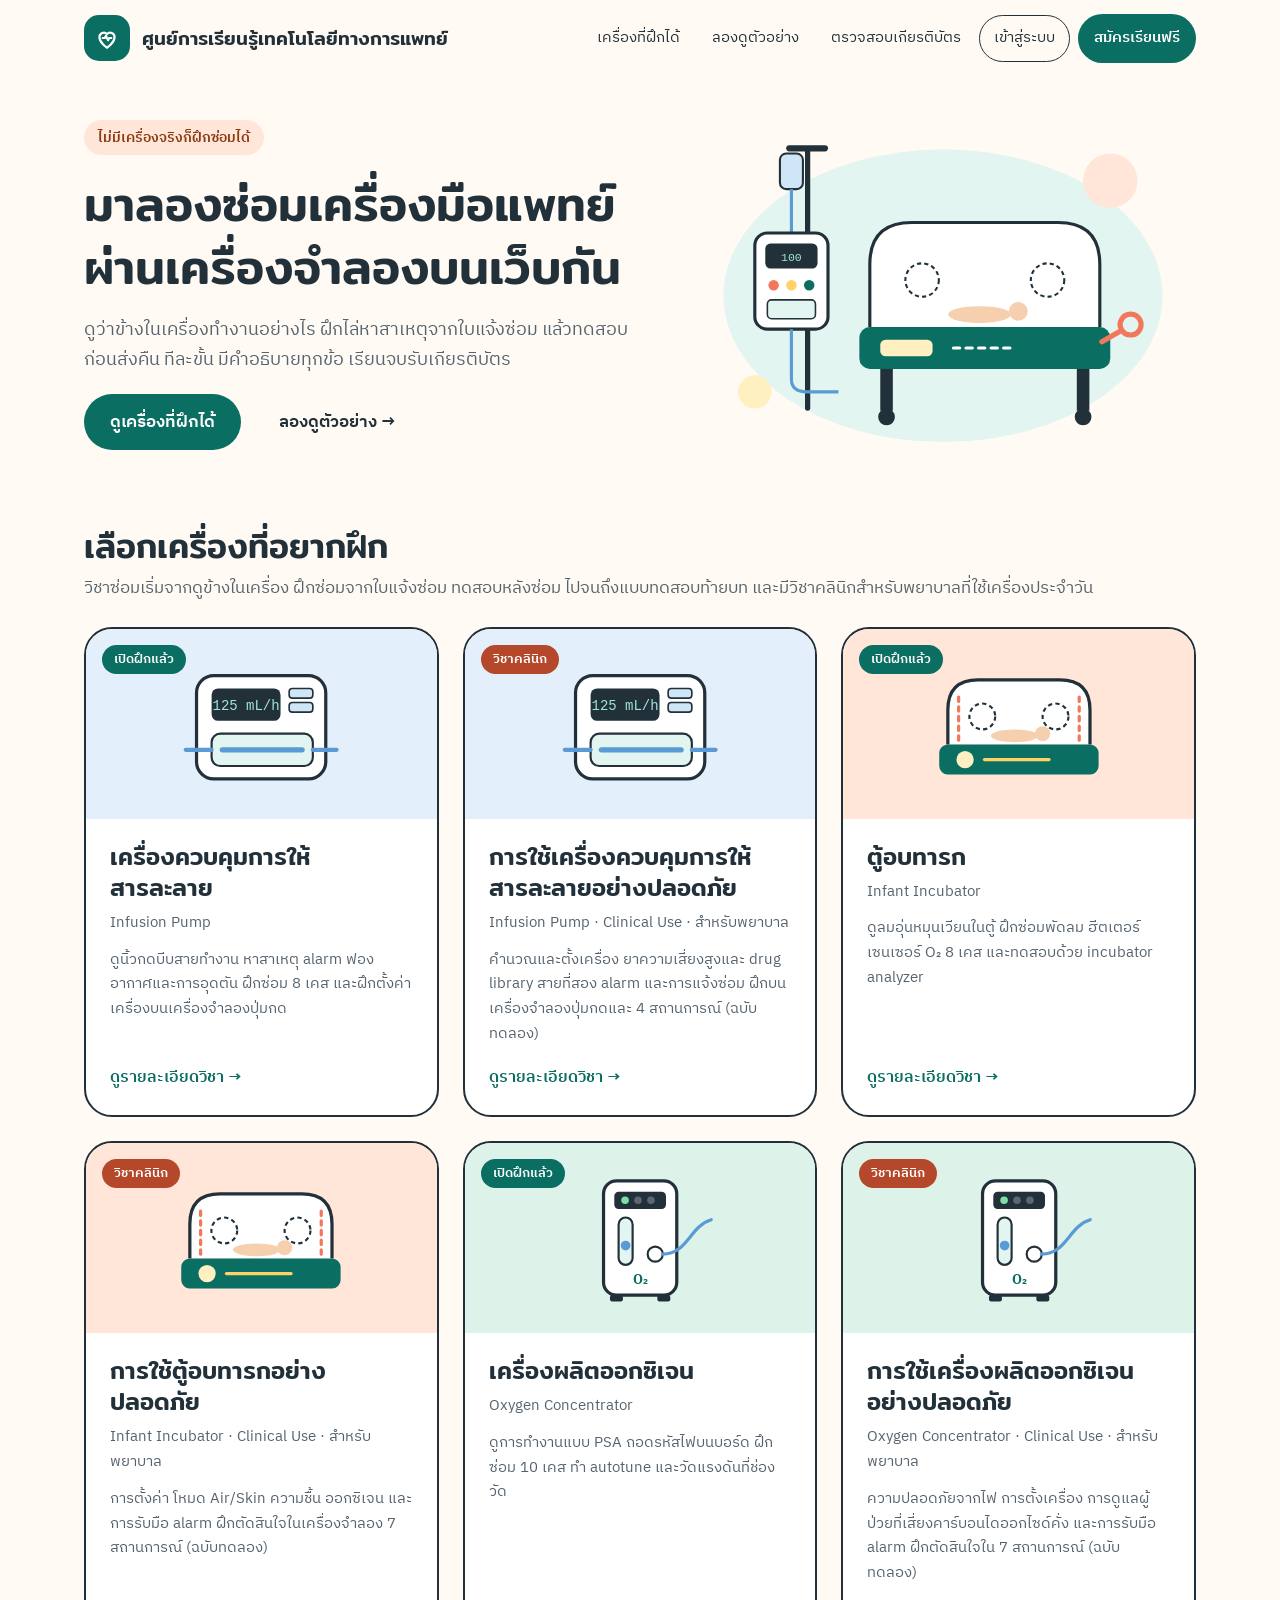
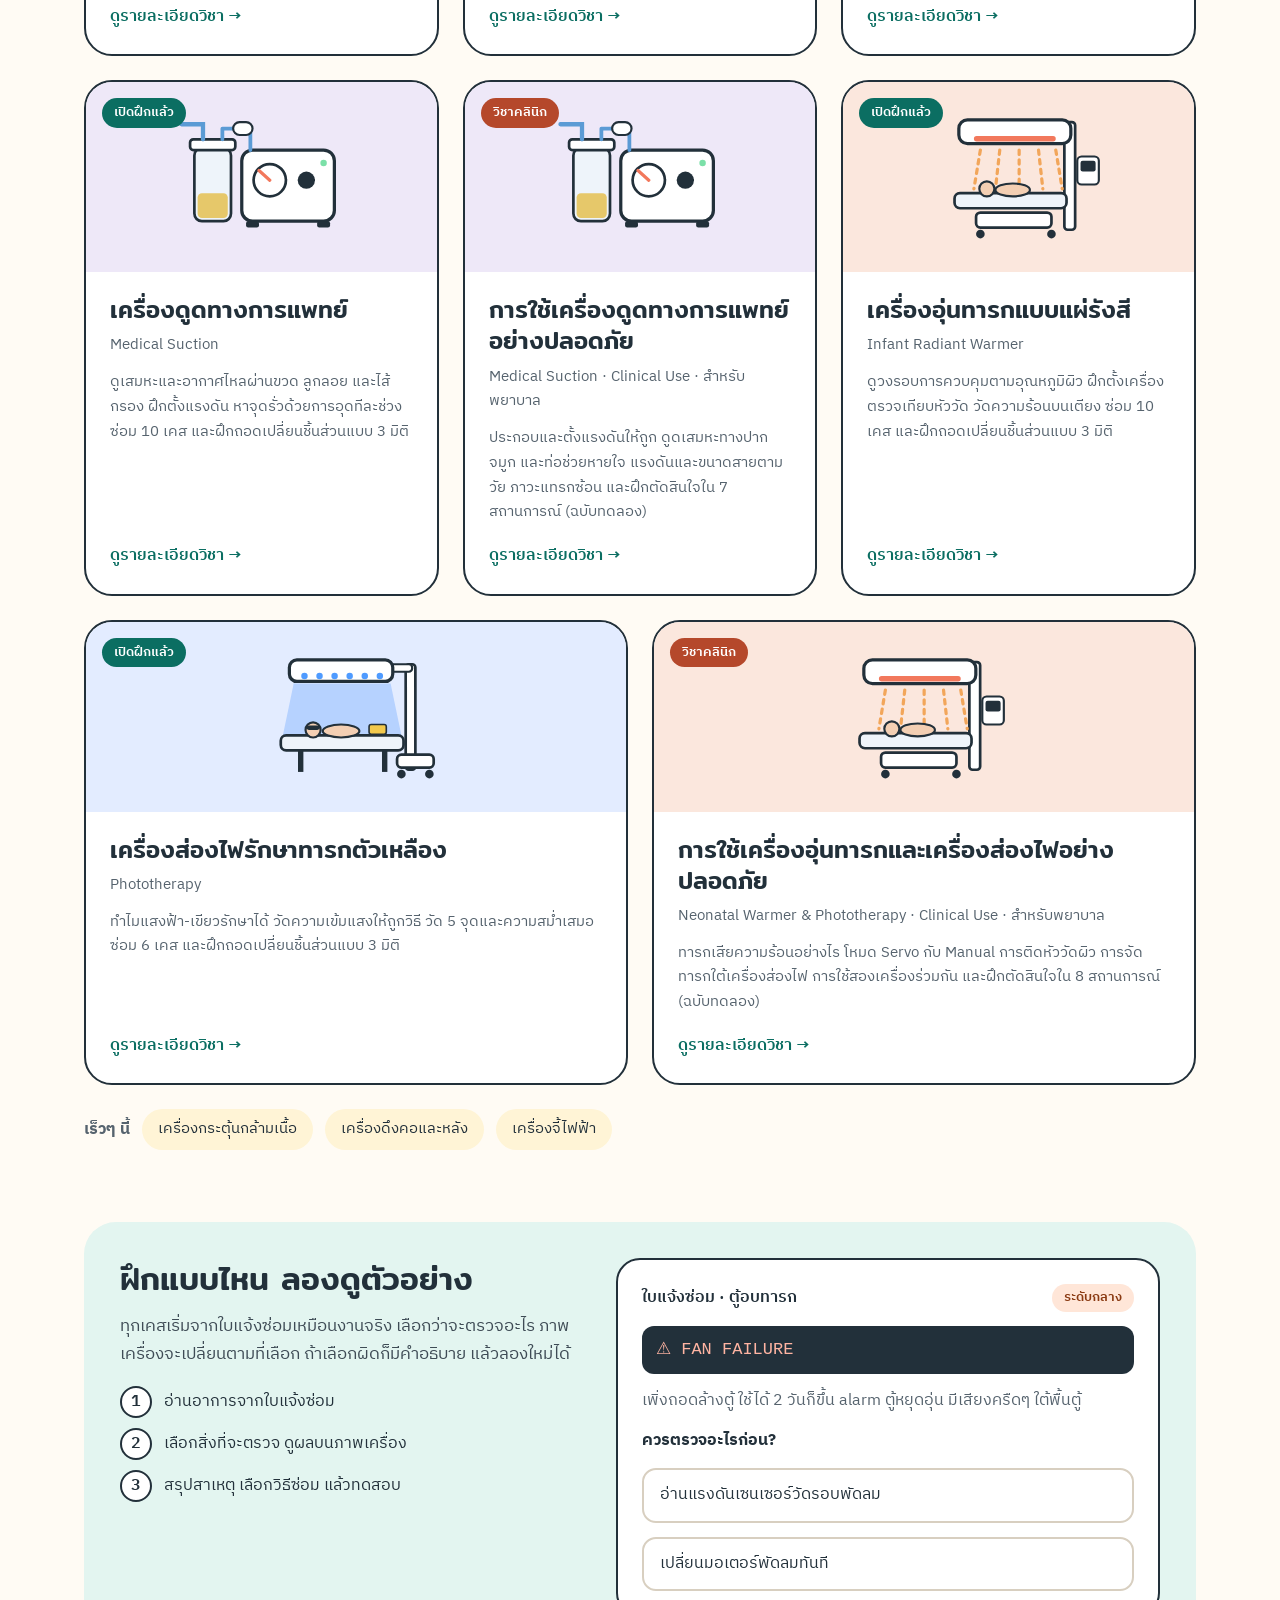
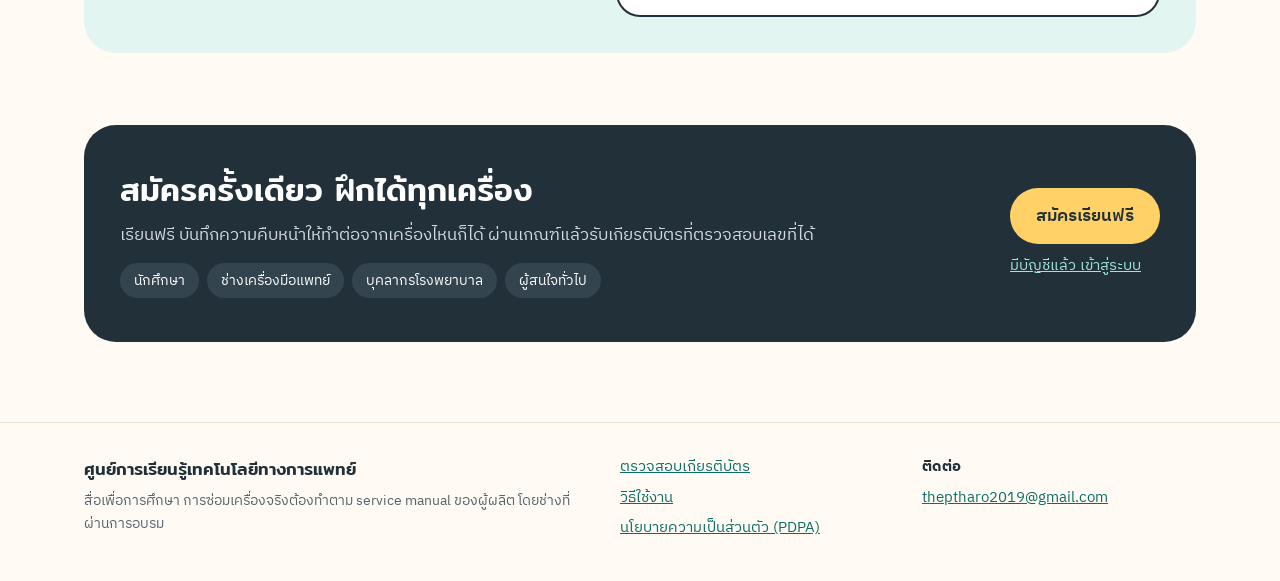
<file: index.html>
<!DOCTYPE html>
<html lang="th">
<head>
<meta charset="utf-8">
<meta name="viewport" content="width=device-width, initial-scale=1">
<title>ศูนย์การเรียนรู้เทคโนโลยีทางการแพทย์</title>
<meta name="description" content="ฝึกซ่อมและบำรุงรักษาเครื่องมือแพทย์ผ่านเครื่องจำลองบนเว็บ เรียนฟรี มีเกียรติบัตร">
<link rel="icon" href="data:image/svg+xml,%3Csvg xmlns='http://www.w3.org/2000/svg' viewBox='0 0 24 24'%3E%3Crect width='24' height='24' rx='7' fill='%230B6E62'/%3E%3Cpath d='M12 19s-6-3.8-6-8.5a3.4 3.4 0 0 1 6-2.2 3.4 3.4 0 0 1 6 2.2C18 15.2 12 19 12 19z' fill='none' stroke='white' stroke-width='1.8'/%3E%3C/svg%3E">
<link rel="preconnect" href="https://fonts.googleapis.com">
<link rel="preconnect" href="https://fonts.gstatic.com" crossorigin>
<link href="https://fonts.googleapis.com/css2?family=Mitr:wght@400;500;600&family=IBM+Plex+Sans+Thai:wght@400;500;600&display=swap" rel="stylesheet">
<link rel="stylesheet" href="css/site.css">
</head>
<body data-page="home">
<a class="skip" href="#main">ข้ามไปเนื้อหาหลัก</a>

<header class="site-head" id="top"></header>

<main id="main">
  <!-- hero -->
  <section class="wrap hero">
    <div class="hero-text">
      <span class="tag tag-peach">ไม่มีเครื่องจริงก็ฝึกซ่อมได้</span>
      <h1>มาลองซ่อมเครื่องมือแพทย์<br>ผ่านเครื่องจำลองบนเว็บกัน</h1>
      <p>ดูว่าข้างในเครื่องทำงานอย่างไร ฝึกไล่หาสาเหตุจากใบแจ้งซ่อม แล้วทดสอบก่อนส่งคืน ทีละขั้น มีคำอธิบายทุกข้อ เรียนจบรับเกียรติบัตร</p>
      <div class="hero-actions">
        <a class="btn btn-primary" href="#devices">ดูเครื่องที่ฝึกได้</a>
        <a class="btn btn-ghost" href="#example">ลองดูตัวอย่าง →</a>
      </div>
    </div>
    <div class="hero-art">
      <svg viewBox="0 0 440 320" role="img" aria-label="ภาพวาดเครื่องควบคุมการให้สารละลายบนเสาน้ำเกลือ และตู้อบทารก">
        <ellipse cx="220" cy="170" rx="210" ry="140" fill="#E3F5F0"/>
        <circle cx="380" cy="60" r="26" fill="#FFE6D8"/>
        <circle cx="40" cy="262" r="16" fill="#FFF0C2"/>
        <path d="M150 200 V140 Q150 100 190 100 H330 Q370 100 370 140 V200" fill="#FFFFFF" stroke="#22303A" stroke-width="3"/>
        <circle cx="200" cy="155" r="16" fill="none" stroke="#22303A" stroke-width="2" stroke-dasharray="4 3"/>
        <circle cx="320" cy="155" r="16" fill="none" stroke="#22303A" stroke-width="2" stroke-dasharray="4 3"/>
        <ellipse cx="255" cy="188" rx="30" ry="8" fill="#F6CFAE"/>
        <circle cx="292" cy="185" r="9" fill="#F6CFAE"/>
        <rect x="140" y="200" width="240" height="40" rx="10" fill="#0B6E62"/>
        <rect x="160" y="212" width="50" height="16" rx="5" fill="#FFF0C2"/>
        <path d="M230 220 h60" stroke="#FFFFFF" stroke-width="3" stroke-linecap="round" stroke-dasharray="6 6"/>
        <rect x="160" y="240" width="12" height="40" fill="#22303A"/><rect x="348" y="240" width="12" height="40" fill="#22303A"/>
        <circle cx="166" cy="286" r="8" fill="#22303A"/><circle cx="354" cy="286" r="8" fill="#22303A"/>
        <rect x="88" y="30" width="5" height="250" rx="2" fill="#22303A"/>
        <rect x="70" y="26" width="40" height="6" rx="3" fill="#22303A"/>
        <rect x="64" y="34" width="22" height="34" rx="6" fill="#CFE6F7" stroke="#22303A" stroke-width="2"/>
        <path d="M75 68 V110" stroke="#5B9BD5" stroke-width="3"/>
        <rect x="40" y="110" width="70" height="92" rx="12" fill="#FFFFFF" stroke="#22303A" stroke-width="3"/>
        <rect x="50" y="120" width="50" height="24" rx="5" fill="#22303A"/>
        <text x="75" y="137" font-size="11" text-anchor="middle" fill="#9FE6D6" font-family="ui-monospace, monospace">100</text>
        <circle cx="58" cy="160" r="5" fill="#F2785C"/><circle cx="75" cy="160" r="5" fill="#FFD166"/><circle cx="92" cy="160" r="5" fill="#0B6E62"/>
        <rect x="52" y="174" width="46" height="18" rx="4" fill="#E3F5F0" stroke="#22303A" stroke-width="1.5"/>
        <path d="M75 202 V250 Q75 262 90 262 H120" fill="none" stroke="#5B9BD5" stroke-width="3"/>
        <g transform="translate(372 214) rotate(-30)"><path d="M0 0 l22 0 a10 10 0 1 0 0 -1" fill="none" stroke="#F2785C" stroke-width="5" stroke-linecap="round"/></g>
      </svg>
    </div>
  </section>

  <!-- devices -->
  <section class="wrap section" id="devices">
    <div class="section-head">
      <h2>เลือกเครื่องที่อยากฝึก</h2>
      <p>วิชาซ่อมเริ่มจากดูข้างในเครื่อง ฝึกซ่อมจากใบแจ้งซ่อม ทดสอบหลังซ่อม ไปจนถึงแบบทดสอบท้ายบท และมีวิชาคลินิกสำหรับพยาบาลที่ใช้เครื่องประจำวัน</p>
    </div>
    <div class="devices">
      <a class="device" href="course.html?c=pump">
        <div class="device-art art-sky">
          <span class="badge">เปิดฝึกแล้ว</span>
          <svg viewBox="0 0 160 130" aria-hidden="true">
            <rect x="20" y="20" width="120" height="96" rx="16" fill="#FFFFFF" stroke="#22303A" stroke-width="3"/>
            <rect x="34" y="32" width="64" height="30" rx="6" fill="#22303A"/>
            <text x="66" y="52" font-size="13" text-anchor="middle" fill="#9FE6D6" font-family="ui-monospace, monospace">125 mL/h</text>
            <rect x="106" y="32" width="22" height="9" rx="3" fill="#CFE6F7" stroke="#22303A" stroke-width="1.5"/><rect x="106" y="45" width="22" height="9" rx="3" fill="#CFE6F7" stroke="#22303A" stroke-width="1.5"/>
            <rect x="34" y="74" width="94" height="30" rx="8" fill="#E3F5F0" stroke="#22303A" stroke-width="2"/>
            <path d="M44 89 h74" stroke="#5B9BD5" stroke-width="5" stroke-linecap="round"/>
            <path d="M10 89 h24 M128 89 h22" stroke="#5B9BD5" stroke-width="4" stroke-linecap="round"/>
          </svg>
        </div>
        <div class="device-body">
          <h3>เครื่องควบคุมการให้สารละลาย</h3>
          <span class="en">Infusion Pump</span>
          <p>ดูนิ้วกดบีบสายทำงาน หาสาเหตุ alarm ฟองอากาศและการอุดตัน ฝึกซ่อม 8 เคส และฝึกตั้งค่าเครื่องบนเครื่องจำลองปุ่มกด</p>
          <span class="go">ดูรายละเอียดวิชา →</span>
        </div>
      </a>
      <a class="device" href="course.html?c=pump-clin">
        <div class="device-art art-sky">
          <span class="badge badge-clin">วิชาคลินิก</span>
          <svg viewBox="0 0 160 130" aria-hidden="true">
            <rect x="20" y="20" width="120" height="96" rx="16" fill="#FFFFFF" stroke="#22303A" stroke-width="3"/>
            <rect x="34" y="32" width="64" height="30" rx="6" fill="#22303A"/>
            <text x="66" y="52" font-size="13" text-anchor="middle" fill="#9FE6D6" font-family="ui-monospace, monospace">125 mL/h</text>
            <rect x="106" y="32" width="22" height="9" rx="3" fill="#CFE6F7" stroke="#22303A" stroke-width="1.5"/><rect x="106" y="45" width="22" height="9" rx="3" fill="#CFE6F7" stroke="#22303A" stroke-width="1.5"/>
            <rect x="34" y="74" width="94" height="30" rx="8" fill="#E3F5F0" stroke="#22303A" stroke-width="2"/>
            <path d="M44 89 h74" stroke="#5B9BD5" stroke-width="5" stroke-linecap="round"/>
            <path d="M10 89 h24 M128 89 h22" stroke="#5B9BD5" stroke-width="4" stroke-linecap="round"/>
          </svg>
        </div>
        <div class="device-body">
          <h3>การใช้เครื่องควบคุมการให้สารละลายอย่างปลอดภัย</h3>
          <span class="en">Infusion Pump · Clinical Use · สำหรับพยาบาล</span>
          <p>คำนวณและตั้งเครื่อง ยาความเสี่ยงสูงและ drug library สายที่สอง alarm และการแจ้งซ่อม ฝึกบนเครื่องจำลองปุ่มกดและ 4 สถานการณ์ (ฉบับทดลอง)</p>
          <span class="go">ดูรายละเอียดวิชา →</span>
        </div>
      </a>
      <a class="device" href="course.html?c=incubator">
        <div class="device-art art-peach">
          <span class="badge">เปิดฝึกแล้ว</span>
          <svg viewBox="0 0 180 130" aria-hidden="true">
            <path d="M24 84 V52 Q24 24 52 24 H128 Q156 24 156 52 V84" fill="#FFFFFF" stroke="#22303A" stroke-width="3"/>
            <circle cx="56" cy="58" r="12" fill="none" stroke="#22303A" stroke-width="2" stroke-dasharray="4 3"/>
            <circle cx="124" cy="58" r="12" fill="none" stroke="#22303A" stroke-width="2" stroke-dasharray="4 3"/>
            <ellipse cx="86" cy="76" rx="22" ry="6" fill="#F6CFAE"/><circle cx="112" cy="74" r="7" fill="#F6CFAE"/>
            <path d="M34 80 V40 M146 80 V40" stroke="#F2785C" stroke-width="3" stroke-linecap="round" stroke-dasharray="4 5"/>
            <rect x="16" y="84" width="148" height="28" rx="8" fill="#0B6E62"/>
            <circle cx="40" cy="98" r="8" fill="#FFF0C2"/>
            <path d="M58 98 h60" stroke="#FFD166" stroke-width="3" stroke-linecap="round"/>
          </svg>
        </div>
        <div class="device-body">
          <h3>ตู้อบทารก</h3>
          <span class="en">Infant Incubator</span>
          <p>ดูลมอุ่นหมุนเวียนในตู้ ฝึกซ่อมพัดลม ฮีตเตอร์ เซนเซอร์ O₂ 8 เคส และทดสอบด้วย incubator analyzer</p>
          <span class="go">ดูรายละเอียดวิชา →</span>
        </div>
      </a>
      <a class="device" href="course.html?c=incubator-clin">
        <div class="device-art art-peach">
          <span class="badge badge-clin">วิชาคลินิก</span>
          <svg viewBox="0 0 180 130" aria-hidden="true">
            <path d="M24 84 V52 Q24 24 52 24 H128 Q156 24 156 52 V84" fill="#FFFFFF" stroke="#22303A" stroke-width="3"/>
            <circle cx="56" cy="58" r="12" fill="none" stroke="#22303A" stroke-width="2" stroke-dasharray="4 3"/>
            <circle cx="124" cy="58" r="12" fill="none" stroke="#22303A" stroke-width="2" stroke-dasharray="4 3"/>
            <ellipse cx="86" cy="76" rx="22" ry="6" fill="#F6CFAE"/><circle cx="112" cy="74" r="7" fill="#F6CFAE"/>
            <path d="M34 80 V40 M146 80 V40" stroke="#F2785C" stroke-width="3" stroke-linecap="round" stroke-dasharray="4 5"/>
            <rect x="16" y="84" width="148" height="28" rx="8" fill="#0B6E62"/>
            <circle cx="40" cy="98" r="8" fill="#FFF0C2"/>
            <path d="M58 98 h60" stroke="#FFD166" stroke-width="3" stroke-linecap="round"/>
          </svg>
        </div>
        <div class="device-body">
          <h3>การใช้ตู้อบทารกอย่างปลอดภัย</h3>
          <span class="en">Infant Incubator · Clinical Use · สำหรับพยาบาล</span>
          <p>การตั้งค่า โหมด Air/Skin ความชื้น ออกซิเจน และการรับมือ alarm ฝึกตัดสินใจในเครื่องจำลอง 7 สถานการณ์ (ฉบับทดลอง)</p>
          <span class="go">ดูรายละเอียดวิชา →</span>
        </div>
      </a>
      <a class="device" href="course.html?c=o2">
        <div class="device-art art-mint">
          <span class="badge">เปิดฝึกแล้ว</span>
          <svg viewBox="0 0 160 130" aria-hidden="true"><rect x="46" y="12" width="68" height="106" rx="12" fill="#FFFFFF" stroke="#22303A" stroke-width="3"/><rect x="56" y="22" width="48" height="16" rx="4" fill="#22303A"/><circle cx="66" cy="30" r="3.5" fill="#7BE0A8"/><circle cx="78" cy="30" r="3.5" fill="#5d6675"/><circle cx="90" cy="30" r="3.5" fill="#5d6675"/><rect x="60" y="46" width="13" height="44" rx="6.5" fill="#E3F5F0" stroke="#22303A" stroke-width="2"/><circle cx="66.5" cy="72" r="4.5" fill="#5B9BD5"/><circle cx="94" cy="80" r="7" fill="none" stroke="#22303A" stroke-width="2"/><path d="M101 80 C124 80 126 54 146 48" fill="none" stroke="#5B9BD5" stroke-width="3" stroke-linecap="round"/><text x="80" y="108" font-size="13" text-anchor="middle" fill="#0B6E62" font-weight="700">O₂</text><rect x="52" y="118" width="12" height="6" rx="2" fill="#22303A"/><rect x="96" y="118" width="12" height="6" rx="2" fill="#22303A"/></svg>
        </div>
        <div class="device-body">
          <h3>เครื่องผลิตออกซิเจน</h3>
          <span class="en">Oxygen Concentrator</span>
          <p>ดูการทำงานแบบ PSA ถอดรหัสไฟบนบอร์ด ฝึกซ่อม 10 เคส ทำ autotune และวัดแรงดันที่ช่องวัด</p>
          <span class="go">ดูรายละเอียดวิชา →</span>
        </div>
      </a>
      <a class="device" href="course.html?c=o2-clin">
        <div class="device-art art-mint">
          <span class="badge badge-clin">วิชาคลินิก</span>
          <svg viewBox="0 0 160 130" aria-hidden="true"><rect x="46" y="12" width="68" height="106" rx="12" fill="#FFFFFF" stroke="#22303A" stroke-width="3"/><rect x="56" y="22" width="48" height="16" rx="4" fill="#22303A"/><circle cx="66" cy="30" r="3.5" fill="#7BE0A8"/><circle cx="78" cy="30" r="3.5" fill="#5d6675"/><circle cx="90" cy="30" r="3.5" fill="#5d6675"/><rect x="60" y="46" width="13" height="44" rx="6.5" fill="#E3F5F0" stroke="#22303A" stroke-width="2"/><circle cx="66.5" cy="72" r="4.5" fill="#5B9BD5"/><circle cx="94" cy="80" r="7" fill="none" stroke="#22303A" stroke-width="2"/><path d="M101 80 C124 80 126 54 146 48" fill="none" stroke="#5B9BD5" stroke-width="3" stroke-linecap="round"/><text x="80" y="108" font-size="13" text-anchor="middle" fill="#0B6E62" font-weight="700">O₂</text><rect x="52" y="118" width="12" height="6" rx="2" fill="#22303A"/><rect x="96" y="118" width="12" height="6" rx="2" fill="#22303A"/></svg>
        </div>
        <div class="device-body">
          <h3>การใช้เครื่องผลิตออกซิเจนอย่างปลอดภัย</h3>
          <span class="en">Oxygen Concentrator · Clinical Use · สำหรับพยาบาล</span>
          <p>ความปลอดภัยจากไฟ การตั้งเครื่อง การดูแลผู้ป่วยที่เสี่ยงคาร์บอนไดออกไซด์คั่ง และการรับมือ alarm ฝึกตัดสินใจใน 7 สถานการณ์ (ฉบับทดลอง)</p>
          <span class="go">ดูรายละเอียดวิชา →</span>
        </div>
      </a>
      <a class="device" href="course.html?c=suction">
        <div class="device-art art-lilac">
          <span class="badge">เปิดฝึกแล้ว</span>
          <svg viewBox="0 0 160 130" aria-hidden="true"><rect x="62" y="40" width="86" height="66" rx="10" fill="#FFFFFF" stroke="#22303A" stroke-width="3"/><circle cx="88" cy="68" r="15" fill="#FFFFFF" stroke="#22303A" stroke-width="2.5"/><path d="M88 68 L78 59" stroke="#F2785C" stroke-width="3" stroke-linecap="round"/><circle cx="122" cy="68" r="8" fill="#22303A"/><circle cx="138" cy="52" r="3" fill="#7BE0A8"/><rect x="18" y="38" width="34" height="68" rx="7" fill="#EEF4FA" stroke="#22303A" stroke-width="2.5"/><rect x="21" y="80" width="28" height="23" rx="4" fill="#E6C86A"/><rect x="14" y="30" width="42" height="10" rx="3" fill="#FFFFFF" stroke="#22303A" stroke-width="2.5"/><path d="M26 30 V16 H6" fill="none" stroke="#5B9BD5" stroke-width="4" stroke-linecap="round"/><path d="M44 30 V20 H70 V40" fill="none" stroke="#5B9BD5" stroke-width="3.5" stroke-linecap="round" stroke-linejoin="round"/><rect x="54" y="14" width="18" height="12" rx="6" fill="#FFFFFF" stroke="#22303A" stroke-width="2"/><rect x="66" y="106" width="12" height="6" rx="2" fill="#22303A"/><rect x="132" y="106" width="12" height="6" rx="2" fill="#22303A"/></svg>
        </div>
        <div class="device-body">
          <h3>เครื่องดูดทางการแพทย์</h3>
          <span class="en">Medical Suction</span>
          <p>ดูเสมหะและอากาศไหลผ่านขวด ลูกลอย และไส้กรอง ฝึกตั้งแรงดัน หาจุดรั่วด้วยการอุดทีละช่วง ซ่อม 10 เคส และฝึกถอดเปลี่ยนชิ้นส่วนแบบ 3 มิติ</p>
          <span class="go">ดูรายละเอียดวิชา →</span>
        </div>
      </a>
      <a class="device" href="course.html?c=suction-clin">
        <div class="device-art art-lilac">
          <span class="badge badge-clin">วิชาคลินิก</span>
          <svg viewBox="0 0 160 130" aria-hidden="true"><rect x="62" y="40" width="86" height="66" rx="10" fill="#FFFFFF" stroke="#22303A" stroke-width="3"/><circle cx="88" cy="68" r="15" fill="#FFFFFF" stroke="#22303A" stroke-width="2.5"/><path d="M88 68 L78 59" stroke="#F2785C" stroke-width="3" stroke-linecap="round"/><circle cx="122" cy="68" r="8" fill="#22303A"/><circle cx="138" cy="52" r="3" fill="#7BE0A8"/><rect x="18" y="38" width="34" height="68" rx="7" fill="#EEF4FA" stroke="#22303A" stroke-width="2.5"/><rect x="21" y="80" width="28" height="23" rx="4" fill="#E6C86A"/><rect x="14" y="30" width="42" height="10" rx="3" fill="#FFFFFF" stroke="#22303A" stroke-width="2.5"/><path d="M26 30 V16 H6" fill="none" stroke="#5B9BD5" stroke-width="4" stroke-linecap="round"/><path d="M44 30 V20 H70 V40" fill="none" stroke="#5B9BD5" stroke-width="3.5" stroke-linecap="round" stroke-linejoin="round"/><rect x="54" y="14" width="18" height="12" rx="6" fill="#FFFFFF" stroke="#22303A" stroke-width="2"/><rect x="66" y="106" width="12" height="6" rx="2" fill="#22303A"/><rect x="132" y="106" width="12" height="6" rx="2" fill="#22303A"/></svg>
        </div>
        <div class="device-body">
          <h3>การใช้เครื่องดูดทางการแพทย์อย่างปลอดภัย</h3>
          <span class="en">Medical Suction · Clinical Use · สำหรับพยาบาล</span>
          <p>ประกอบและตั้งแรงดันให้ถูก ดูดเสมหะทางปาก จมูก และท่อช่วยหายใจ แรงดันและขนาดสายตามวัย ภาวะแทรกซ้อน และฝึกตัดสินใจใน 7 สถานการณ์ (ฉบับทดลอง)</p>
          <span class="go">ดูรายละเอียดวิชา →</span>
        </div>
      </a>
      <a class="device" href="course.html?c=warmer">
        <div class="device-art art-coral">
          <span class="badge">เปิดฝึกแล้ว</span>
          <svg viewBox="0 0 160 130" aria-hidden="true"><rect x="122" y="14" width="10" height="100" rx="3" fill="#FFFFFF" stroke="#22303A" stroke-width="2.5"/><rect x="24" y="12" width="104" height="22" rx="8" fill="#FFFFFF" stroke="#22303A" stroke-width="3"/><rect x="38" y="27" width="76" height="5" rx="2.5" fill="#F2785C"/><path d="M44 40 L38 76 M62 40 L58 76 M80 40 L80 76 M98 40 L102 76 M114 40 L120 76" stroke="#F2A65A" stroke-width="3" stroke-dasharray="4 5" stroke-linecap="round"/><rect x="20" y="80" width="104" height="14" rx="5" fill="#EEF4FA" stroke="#22303A" stroke-width="2.5"/><circle cx="50" cy="76" r="7" fill="#F3CFB3" stroke="#22303A" stroke-width="2"/><ellipse cx="74" cy="77" rx="16" ry="6" fill="#F3CFB3" stroke="#22303A" stroke-width="2"/><rect x="134" y="46" width="20" height="26" rx="4" fill="#FFFFFF" stroke="#22303A" stroke-width="2"/><rect x="137" y="50" width="14" height="10" rx="2" fill="#22303A"/><rect x="40" y="98" width="70" height="14" rx="4" fill="#FFFFFF" stroke="#22303A" stroke-width="2.5"/><circle cx="44" cy="118" r="4" fill="#22303A"/><circle cx="110" cy="118" r="4" fill="#22303A"/></svg>
        </div>
        <div class="device-body">
          <h3>เครื่องอุ่นทารกแบบแผ่รังสี</h3>
          <span class="en">Infant Radiant Warmer</span>
          <p>ดูวงรอบการควบคุมตามอุณหภูมิผิว ฝึกตั้งเครื่อง ตรวจเทียบหัววัด วัดความร้อนบนเตียง ซ่อม 10 เคส และฝึกถอดเปลี่ยนชิ้นส่วนแบบ 3 มิติ</p>
          <span class="go">ดูรายละเอียดวิชา →</span>
        </div>
      </a>
      <a class="device" href="course.html?c=photo">
        <div class="device-art art-blue">
          <span class="badge">เปิดฝึกแล้ว</span>
          <svg viewBox="0 0 160 130" aria-hidden="true"><rect x="126" y="16" width="9" height="98" rx="3" fill="#FFFFFF" stroke="#22303A" stroke-width="2.5"/><rect x="92" y="16" width="40" height="7" rx="3" fill="#FFFFFF" stroke="#22303A" stroke-width="2"/><rect x="18" y="12" width="96" height="20" rx="7" fill="#FFFFFF" stroke="#22303A" stroke-width="3"/><circle cx="32" cy="27" r="3" fill="#4F9BFF"/><circle cx="46" cy="27" r="3" fill="#4F9BFF"/><circle cx="60" cy="27" r="3" fill="#4F9BFF"/><circle cx="74" cy="27" r="3" fill="#4F9BFF"/><circle cx="88" cy="27" r="3" fill="#4F9BFF"/><circle cx="102" cy="27" r="3" fill="#4F9BFF"/><path d="M22 34 L112 34 L122 82 L12 82 Z" fill="#7FB2FF" opacity=".45"/><rect x="10" y="82" width="114" height="14" rx="5" fill="#EEF4FA" stroke="#22303A" stroke-width="2.5"/><circle cx="40" cy="77" r="7" fill="#F3CFB3" stroke="#22303A" stroke-width="2"/><rect x="34" y="73" width="12" height="4" rx="2" fill="#22303A"/><ellipse cx="66" cy="78" rx="17" ry="6" fill="#F3CFB3" stroke="#22303A" stroke-width="2"/><rect x="92" y="72" width="16" height="9" rx="2" fill="#F2C94C" stroke="#22303A" stroke-width="1.5"/><rect x="118" y="100" width="34" height="12" rx="4" fill="#FFFFFF" stroke="#22303A" stroke-width="2.5"/><circle cx="122" cy="118" r="4" fill="#22303A"/><circle cx="148" cy="118" r="4" fill="#22303A"/><rect x="26" y="96" width="5" height="20" fill="#22303A"/><rect x="104" y="96" width="5" height="20" fill="#22303A"/></svg>
        </div>
        <div class="device-body">
          <h3>เครื่องส่องไฟรักษาทารกตัวเหลือง</h3>
          <span class="en">Phototherapy</span>
          <p>ทำไมแสงฟ้า-เขียวรักษาได้ วัดความเข้มแสงให้ถูกวิธี วัด 5 จุดและความสม่ำเสมอ ซ่อม 6 เคส และฝึกถอดเปลี่ยนชิ้นส่วนแบบ 3 มิติ</p>
          <span class="go">ดูรายละเอียดวิชา →</span>
        </div>
      </a>
      <a class="device" href="course.html?c=warmer-clin">
        <div class="device-art art-coral">
          <span class="badge badge-clin">วิชาคลินิก</span>
          <svg viewBox="0 0 160 130" aria-hidden="true"><rect x="122" y="14" width="10" height="100" rx="3" fill="#FFFFFF" stroke="#22303A" stroke-width="2.5"/><rect x="24" y="12" width="104" height="22" rx="8" fill="#FFFFFF" stroke="#22303A" stroke-width="3"/><rect x="38" y="27" width="76" height="5" rx="2.5" fill="#F2785C"/><path d="M44 40 L38 76 M62 40 L58 76 M80 40 L80 76 M98 40 L102 76 M114 40 L120 76" stroke="#F2A65A" stroke-width="3" stroke-dasharray="4 5" stroke-linecap="round"/><rect x="20" y="80" width="104" height="14" rx="5" fill="#EEF4FA" stroke="#22303A" stroke-width="2.5"/><circle cx="50" cy="76" r="7" fill="#F3CFB3" stroke="#22303A" stroke-width="2"/><ellipse cx="74" cy="77" rx="16" ry="6" fill="#F3CFB3" stroke="#22303A" stroke-width="2"/><rect x="134" y="46" width="20" height="26" rx="4" fill="#FFFFFF" stroke="#22303A" stroke-width="2"/><rect x="137" y="50" width="14" height="10" rx="2" fill="#22303A"/><rect x="40" y="98" width="70" height="14" rx="4" fill="#FFFFFF" stroke="#22303A" stroke-width="2.5"/><circle cx="44" cy="118" r="4" fill="#22303A"/><circle cx="110" cy="118" r="4" fill="#22303A"/></svg>
        </div>
        <div class="device-body">
          <h3>การใช้เครื่องอุ่นทารกและเครื่องส่องไฟอย่างปลอดภัย</h3>
          <span class="en">Neonatal Warmer &amp; Phototherapy · Clinical Use · สำหรับพยาบาล</span>
          <p>ทารกเสียความร้อนอย่างไร โหมด Servo กับ Manual การติดหัววัดผิว การจัดทารกใต้เครื่องส่องไฟ การใช้สองเครื่องร่วมกัน และฝึกตัดสินใจใน 8 สถานการณ์ (ฉบับทดลอง)</p>
          <span class="go">ดูรายละเอียดวิชา →</span>
        </div>
      </a>
    </div>
    <div class="soon-row">
      <b>เร็วๆ นี้</b>
      <span class="chip">เครื่องกระตุ้นกล้ามเนื้อ</span>
      <span class="chip">เครื่องดึงคอและหลัง</span>
      <span class="chip">เครื่องจี้ไฟฟ้า</span>
    </div>
  </section>

  <!-- sample case -->
  <section class="wrap section" id="example">
    <div class="sample">
      <div class="sample-intro">
        <h2>ฝึกแบบไหน ลองดูตัวอย่าง</h2>
        <p>ทุกเคสเริ่มจากใบแจ้งซ่อมเหมือนงานจริง เลือกว่าจะตรวจอะไร ภาพเครื่องจะเปลี่ยนตามที่เลือก ถ้าเลือกผิดก็มีคำอธิบาย แล้วลองใหม่ได้</p>
        <ol class="steps">
          <li><span class="n">1</span><span>อ่านอาการจากใบแจ้งซ่อม</span></li>
          <li><span class="n">2</span><span>เลือกสิ่งที่จะตรวจ ดูผลบนภาพเครื่อง</span></li>
          <li><span class="n">3</span><span>สรุปสาเหตุ เลือกวิธีซ่อม แล้วทดสอบ</span></li>
        </ol>
      </div>
      <div class="ticket">
        <div class="ticket-head"><span>ใบแจ้งซ่อม · ตู้อบทารก</span><span class="level">ระดับกลาง</span></div>
        <div class="alarm-screen">⚠ FAN FAILURE</div>
        <p>เพิ่งถอดล้างตู้ ใช้ได้ 2 วันก็ขึ้น alarm ตู้หยุดอุ่น มีเสียงครืดๆ ใต้พื้นตู้</p>
        <b>ควรตรวจอะไรก่อน?</b>
        <button class="choice" type="button" data-ok="1">อ่านแรงดันเซนเซอร์วัดรอบพัดลม</button>
        <button class="choice" type="button" data-ok="0">เปลี่ยนมอเตอร์พัดลมทันที</button>
        <div class="fb good" role="status" hidden><b>✓ ถูกต้อง</b> แรงดันวัดได้ 1.2 V ต่ำกว่าเกณฑ์ 3.8 V แสดงว่ารอบพัดลมตกจริง ขั้นต่อไปคือหาว่าทำไม</div>
        <div class="fb bad" role="status" hidden><b>✗ ยังไม่ใช่</b> ยังไม่รู้เลยว่ามอเตอร์เสียจริงไหม มอเตอร์ราคาเกือบหมื่นบาท ต้องหาหลักฐานก่อน ลองอีกข้อ</div>
      </div>
    </div>
  </section>

  <!-- join -->
  <section class="wrap section" id="join">
    <div class="join">
      <div class="join-text">
        <h2>สมัครครั้งเดียว ฝึกได้ทุกเครื่อง</h2>
        <p>เรียนฟรี บันทึกความคืบหน้าให้ทำต่อจากเครื่องไหนก็ได้ ผ่านเกณฑ์แล้วรับเกียรติบัตรที่ตรวจสอบเลขที่ได้</p>
        <div class="who"><span>นักศึกษา</span><span>ช่างเครื่องมือแพทย์</span><span>บุคลากรโรงพยาบาล</span><span>ผู้สนใจทั่วไป</span></div>
      </div>
      <div class="join-actions">
        <a class="btn btn-sun" href="login.html?mode=reg">สมัครเรียนฟรี</a>
        <a class="link" href="login.html">มีบัญชีแล้ว เข้าสู่ระบบ</a>
      </div>
    </div>
  </section>
</main>

<footer class="site-foot"></footer>

<script src="js/config.js"></script>
<script src="js/api.js"></script>
<script src="js/site.js"></script>
</body>
</html>
</file>
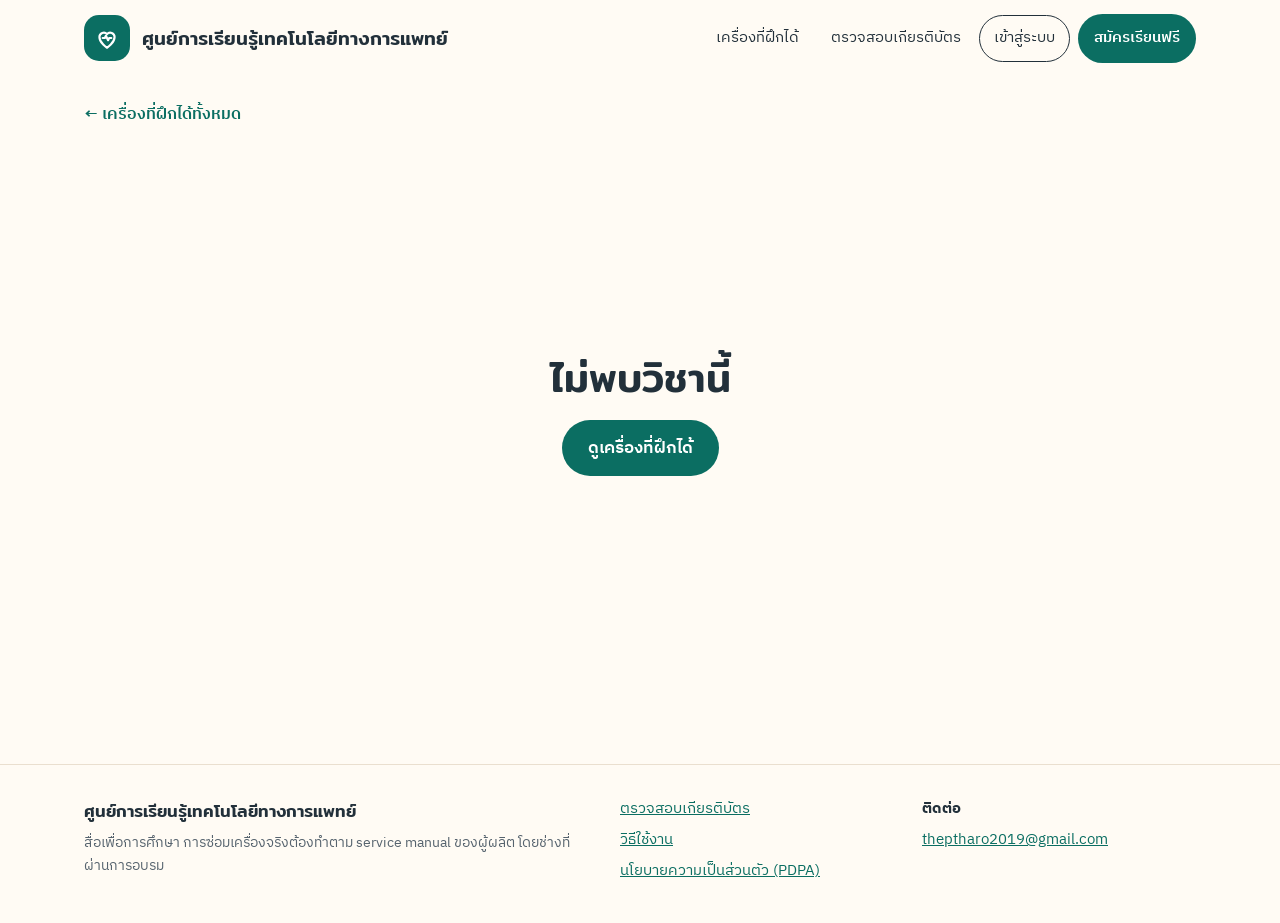
<file: course.html>
<!DOCTYPE html>
<html lang="th">
<head>
<meta charset="utf-8">
<meta name="viewport" content="width=device-width, initial-scale=1">
<title>รายละเอียดวิชา · ศูนย์การเรียนรู้เทคโนโลยีทางการแพทย์</title>
<link rel="preconnect" href="https://fonts.googleapis.com">
<link rel="preconnect" href="https://fonts.gstatic.com" crossorigin>
<link href="https://fonts.googleapis.com/css2?family=Mitr:wght@400;500;600&family=IBM+Plex+Sans+Thai:wght@400;500;600&display=swap" rel="stylesheet">
<link rel="stylesheet" href="css/site.css">
</head>
<body data-page="course">
<header class="site-head"></header>
<main id="main" class="wrap" style="padding-top:24px;padding-bottom:24px">
  <a class="back" href="./#devices">← เครื่องที่ฝึกได้ทั้งหมด</a>
  <div id="course"></div>
</main>
<footer class="site-foot"></footer>
<script src="js/config.js"></script>
<script src="js/api.js"></script>
<script src="js/courses.js"></script>
<script src="js/site.js"></script>
<script>
(function(){
  const M = window.MTC, esc = M.esc, S = window.SITE;
  const id = new URLSearchParams(location.search).get("c");
  const C = (window.COURSES||[]).find(x=>x.id===id);
  const root = document.getElementById("course");
  if(!C){ root.innerHTML = `<div class="soon-page"><h1>ไม่พบวิชานี้</h1><a class="btn btn-primary" href="./#devices">ดูเครื่องที่ฝึกได้</a></div>`; return; }
  document.title = C.th + " · " + S.name;
  const appUrl = (S.apps||{})[C.id] || "#";

  root.innerHTML = `
    <section class="course-hero">
      <div class="course-art art-${C.art}">${window.COURSE_ART[C.id]||""}</div>
      <div class="course-head">
        <span class="tag tag-mint">${esc(C.tag||"วิชาฝึกซ่อม")} · เรียนฟรี</span>
        <h1>${esc(C.th)}</h1>
        <span class="en">${esc(C.en)}</span>
        <p>${esc(C.intro)}</p>
        <div id="cta" class="cta-box" aria-live="polite"></div>
      </div>
    </section>
    <section class="course-grid">
      <div class="panel-card">
        <h2>เรียนอะไรบ้าง</h2>
        <ol class="learn-list">${C.learn.map(t=>`<li>${esc(t)}</li>`).join("")}</ol>
      </div>
      <div class="side-col">
        <div class="panel-card">
          <h2>เกณฑ์รับเกียรติบัตร</h2>
          <ul class="crit-list">${(C.crit||[]).map(t=>`<li>${esc(t)}</li>`).join("")}</ul>
          <p class="muted small">เรียนตามจังหวะของตัวเอง ความคืบหน้าบันทึกให้อัตโนมัติ ทำต่อจากเครื่องไหนก็ได้</p>
        </div>
        <div class="panel-card">
          <h2>เหมาะกับใคร</h2>
          <p class="muted">นักศึกษา ช่างเครื่องมือแพทย์ บุคลากรโรงพยาบาล และผู้สนใจทั่วไป ไม่ต้องมีพื้นฐานไฟฟ้ามาก่อน</p>
        </div>
      </div>
    </section>`;

  const cta = document.getElementById("cta");
  function draw(state, msg){
    const sess = M.session();
    if(!sess){
      cta.innerHTML = `<a class="btn btn-primary" href="login.html?mode=reg&next=${encodeURIComponent("course.html?c="+C.id)}">สมัครสมาชิกเพื่อลงทะเบียนเรียน</a>
        <a class="btn btn-ghost" href="login.html?next=${encodeURIComponent("course.html?c="+C.id)}">มีบัญชีแล้ว เข้าสู่ระบบ</a>`;
      return;
    }
    const enrolled = (sess.enrolled||[]).includes(C.id);
    if(enrolled){
      cta.innerHTML = `<a class="btn btn-primary" href="${esc(appUrl)}">เข้าเรียน →</a>
        <span class="ok-note">✓ ลงทะเบียนเรียนวิชานี้แล้ว</span>${msg?`<div class="msg ok">${esc(msg)}</div>`:""}`;
    }else{
      cta.innerHTML = `<button class="btn btn-primary" id="enroll" type="button"${state==="busy"?" disabled":""}>${state==="busy"?"กำลังลงทะเบียน…":"ลงทะเบียนเรียนวิชานี้"}</button>
        <span class="muted small">ลงทะเบียนแล้วจะเห็นวิชานี้ในหน้าวิชาของฉัน</span>${msg?`<div class="msg bad">${esc(msg)}</div>`:""}`;
      document.getElementById("enroll").onclick = async ()=>{
        draw("busy");
        const r = await M.enroll(C.id);
        if(r.ok) draw("", "ลงทะเบียนเรียบร้อย กดเข้าเรียนได้เลย");
        else { if(M.isAuthErr(r)){ M.logout(); location.href="login.html?next="+encodeURIComponent("course.html?c="+C.id); return; } draw("", M.errText(r)); }
      };
    }
  }
  draw();
  /* ตรวจสถานะล่าสุดจากระบบ เผื่อลงทะเบียนจากเครื่องอื่น */
  if(M.session()) M.refresh().then(r=>{ if(r.ok || M.isAuthErr(r)) draw(); });
})();
</script>
</body>
</html>
</file>
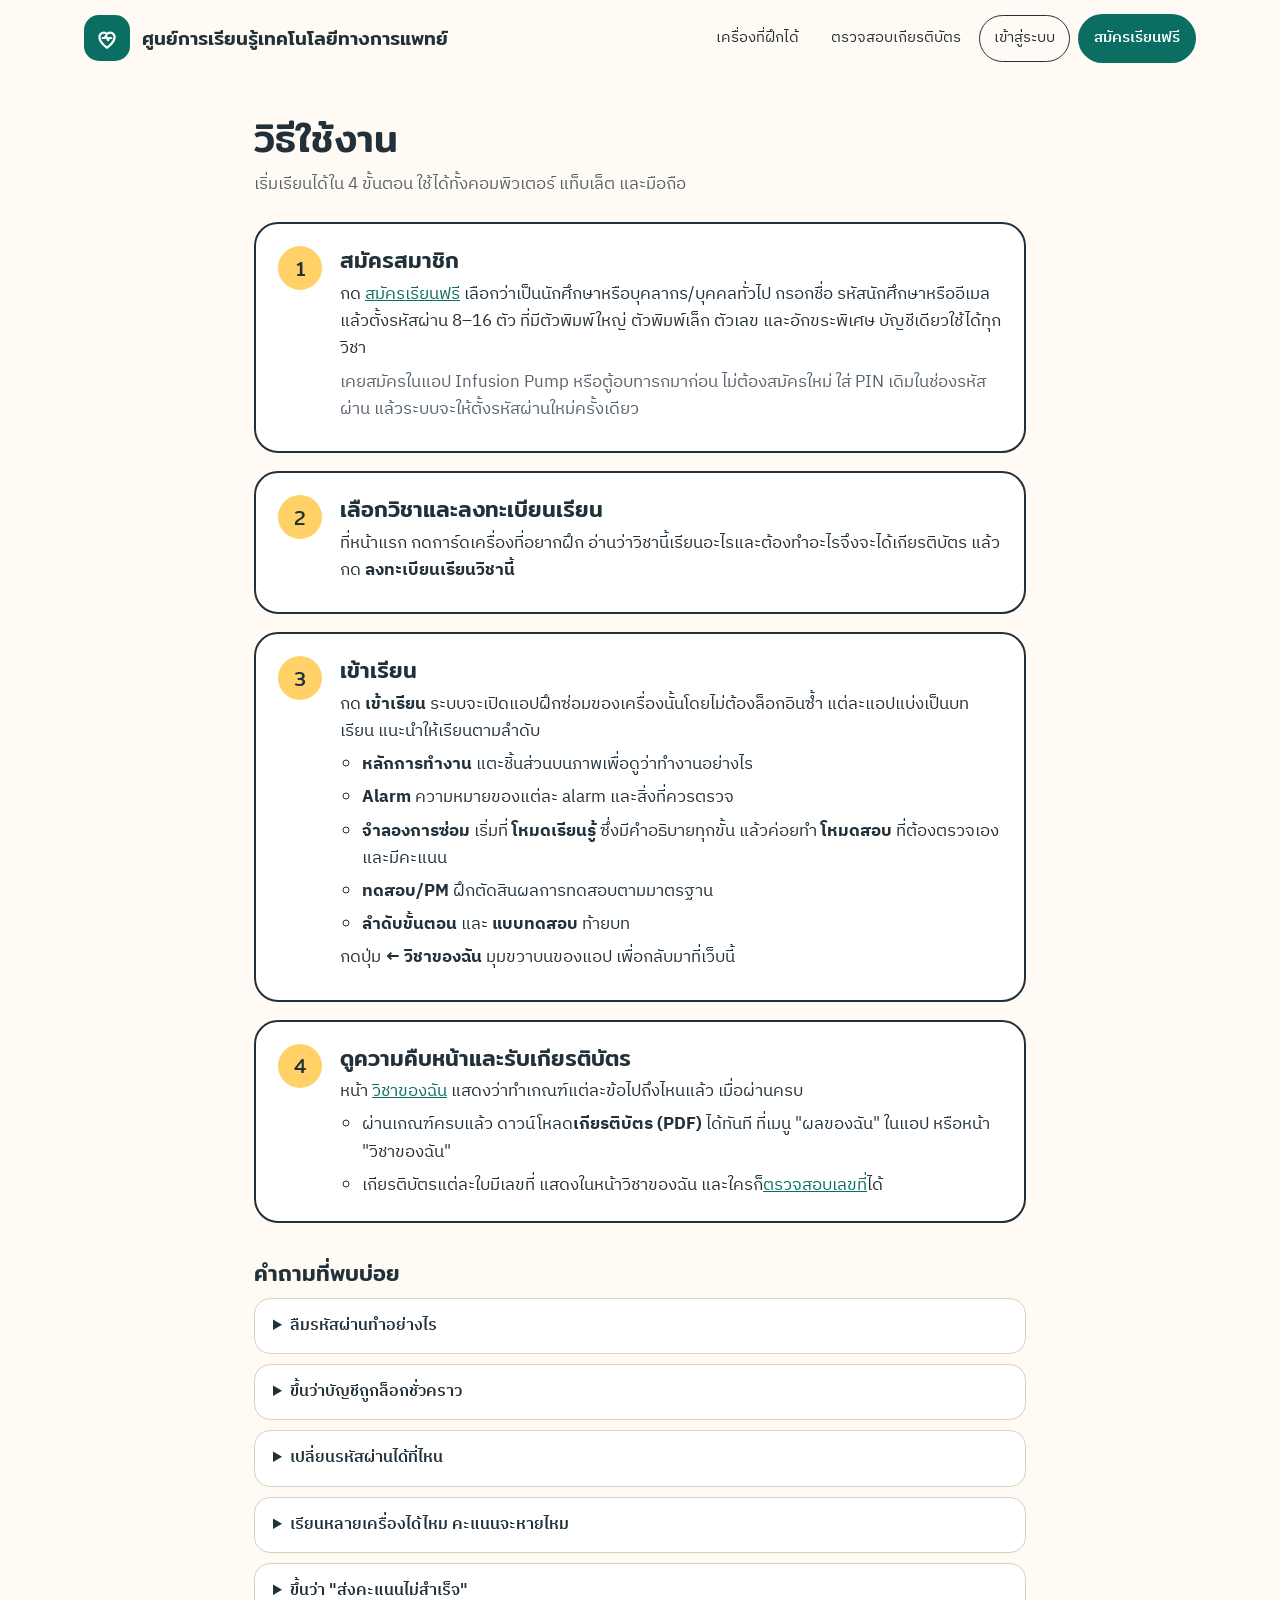
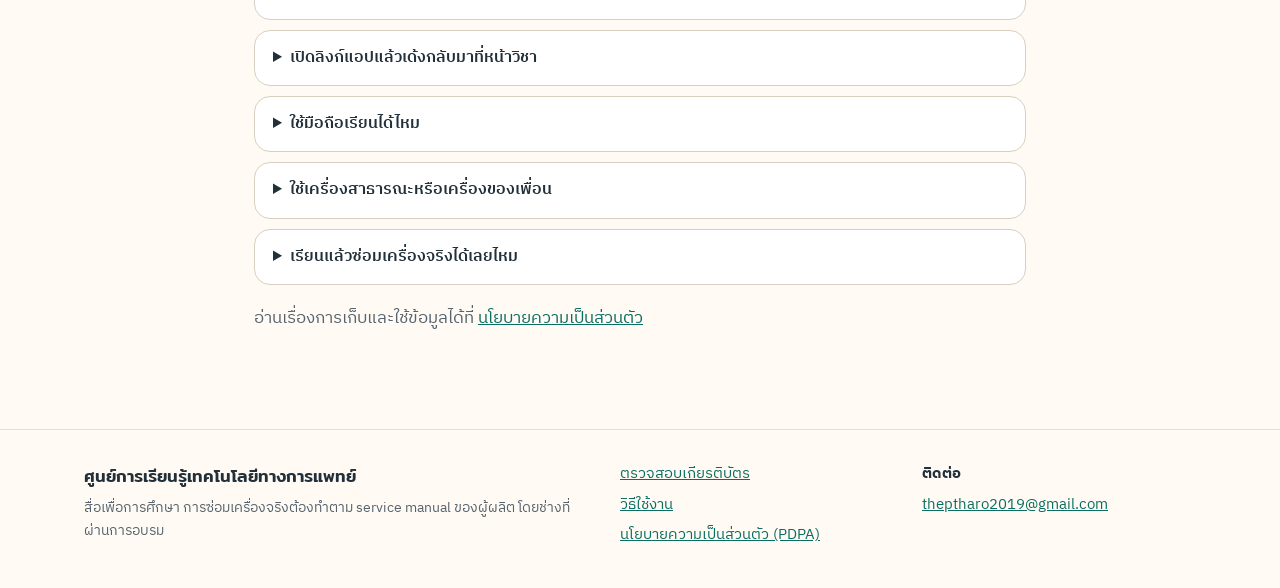
<file: howto.html>
<!DOCTYPE html>
<html lang="th">
<head>
<meta charset="utf-8">
<meta name="viewport" content="width=device-width, initial-scale=1">
<title>วิธีใช้งาน · ศูนย์การเรียนรู้เทคโนโลยีทางการแพทย์</title>
<link rel="preconnect" href="https://fonts.googleapis.com">
<link rel="preconnect" href="https://fonts.gstatic.com" crossorigin>
<link href="https://fonts.googleapis.com/css2?family=Mitr:wght@400;500;600&family=IBM+Plex+Sans+Thai:wght@400;500;600&display=swap" rel="stylesheet">
<link rel="stylesheet" href="css/site.css">
</head>
<body data-page="howto">
<header class="site-head"></header>
<main id="main" class="wrap doc">
  <h1>วิธีใช้งาน</h1>
  <p class="lead muted">เริ่มเรียนได้ใน 4 ขั้นตอน ใช้ได้ทั้งคอมพิวเตอร์ แท็บเล็ต และมือถือ</p>

  <ol class="howto-steps">
    <li>
      <span class="hs-n">1</span>
      <div><h2>สมัครสมาชิก</h2>
      <p>กด <a href="login.html?mode=reg">สมัครเรียนฟรี</a> เลือกว่าเป็นนักศึกษาหรือบุคลากร/บุคคลทั่วไป กรอกชื่อ รหัสนักศึกษาหรืออีเมล แล้วตั้งรหัสผ่าน 8–16 ตัว ที่มีตัวพิมพ์ใหญ่ ตัวพิมพ์เล็ก ตัวเลข และอักขระพิเศษ บัญชีเดียวใช้ได้ทุกวิชา</p>
      <p class="muted small">เคยสมัครในแอป Infusion Pump หรือตู้อบทารกมาก่อน ไม่ต้องสมัครใหม่ ใส่ PIN เดิมในช่องรหัสผ่าน แล้วระบบจะให้ตั้งรหัสผ่านใหม่ครั้งเดียว</p></div>
    </li>
    <li>
      <span class="hs-n">2</span>
      <div><h2>เลือกวิชาและลงทะเบียนเรียน</h2>
      <p>ที่หน้าแรก กดการ์ดเครื่องที่อยากฝึก อ่านว่าวิชานี้เรียนอะไรและต้องทำอะไรจึงจะได้เกียรติบัตร แล้วกด <b>ลงทะเบียนเรียนวิชานี้</b></p></div>
    </li>
    <li>
      <span class="hs-n">3</span>
      <div><h2>เข้าเรียน</h2>
      <p>กด <b>เข้าเรียน</b> ระบบจะเปิดแอปฝึกซ่อมของเครื่องนั้นโดยไม่ต้องล็อกอินซ้ำ แต่ละแอปแบ่งเป็นบทเรียน แนะนำให้เรียนตามลำดับ</p>
      <ul>
        <li><b>หลักการทำงาน</b> แตะชิ้นส่วนบนภาพเพื่อดูว่าทำงานอย่างไร</li>
        <li><b>Alarm</b> ความหมายของแต่ละ alarm และสิ่งที่ควรตรวจ</li>
        <li><b>จำลองการซ่อม</b> เริ่มที่ <b>โหมดเรียนรู้</b> ซึ่งมีคำอธิบายทุกขั้น แล้วค่อยทำ <b>โหมดสอบ</b> ที่ต้องตรวจเองและมีคะแนน</li>
        <li><b>ทดสอบ/PM</b> ฝึกตัดสินผลการทดสอบตามมาตรฐาน</li>
        <li><b>ลำดับขั้นตอน</b> และ <b>แบบทดสอบ</b> ท้ายบท</li>
      </ul>
      <p>กดปุ่ม <b>← วิชาของฉัน</b> มุมขวาบนของแอป เพื่อกลับมาที่เว็บนี้</p></div>
    </li>
    <li>
      <span class="hs-n">4</span>
      <div><h2>ดูความคืบหน้าและรับเกียรติบัตร</h2>
      <p>หน้า <a href="my.html">วิชาของฉัน</a> แสดงว่าทำเกณฑ์แต่ละข้อไปถึงไหนแล้ว เมื่อผ่านครบ</p>
      <ul>
        <li>ผ่านเกณฑ์ครบแล้ว ดาวน์โหลด<b>เกียรติบัตร (PDF)</b> ได้ทันที ที่เมนู "ผลของฉัน" ในแอป หรือหน้า "วิชาของฉัน"</li>
        <li>เกียรติบัตรแต่ละใบมีเลขที่ แสดงในหน้าวิชาของฉัน และใครก็<a href="verify.html">ตรวจสอบเลขที่</a>ได้</li>
      </ul></div>
    </li>
  </ol>

  <h2 class="faq-h">คำถามที่พบบ่อย</h2>
  <div class="faq">
    <details><summary>ลืมรหัสผ่านทำอย่างไร</summary>
      <p>ติดต่อผู้ดูแลระบบ ผู้ดูแลจะส่งรหัสผ่านชั่วคราวให้ ใช้รหัสนั้นเข้าสู่ระบบ แล้วตั้งรหัสผ่านใหม่ของคุณเอง คะแนนเดิมไม่หาย</p></details>
    <details><summary>ขึ้นว่าบัญชีถูกล็อกชั่วคราว</summary>
      <p>เกิดจากใส่รหัสผ่านผิด 5 ครั้งติดกัน รอ 15 นาทีแล้วลองใหม่ หรือติดต่อผู้ดูแลระบบเพื่อรีเซ็ตรหัสผ่าน</p></details>
    <details><summary>เปลี่ยนรหัสผ่านได้ที่ไหน</summary>
      <p>หน้าวิชาของฉัน หัวข้อ "บัญชีของฉัน" เมื่อเปลี่ยนแล้ว เครื่องอื่นที่เคยเข้าสู่ระบบไว้จะต้องเข้าสู่ระบบใหม่</p></details>
    <details><summary>เรียนหลายเครื่องได้ไหม คะแนนจะหายไหม</summary>
      <p>ได้ ผลการเรียนบันทึกในระบบทุกครั้งที่ทำกิจกรรม เข้าสู่ระบบจากเครื่องไหนก็เห็นความคืบหน้าเหมือนกัน</p></details>
    <details><summary>ขึ้นว่า "ส่งคะแนนไม่สำเร็จ"</summary>
      <p>มักเกิดจากอินเทอร์เน็ตหลุดชั่วคราว คะแนนจะเก็บไว้ในเครื่อง และส่งให้อีกครั้งเมื่อเข้าสู่ระบบครั้งถัดไป หรือกด "ส่งอีกครั้ง" ในเมนูผลของฉันของแอป</p></details>
    <details><summary>เปิดลิงก์แอปแล้วเด้งกลับมาที่หน้าวิชา</summary>
      <p>แปลว่ายังไม่ได้เข้าสู่ระบบ หรือยังไม่ได้ลงทะเบียนวิชานั้น เข้าสู่ระบบแล้วกดลงทะเบียนเรียนที่หน้าวิชา จากนั้นกดเข้าเรียนได้เลย</p></details>
    <details><summary>ใช้มือถือเรียนได้ไหม</summary>
      <p>ได้ทุกบท แต่ภาพเครื่องและตารางจะเห็นชัดกว่าบนแท็บเล็ตหรือคอมพิวเตอร์ ถ้าใช้มือถือแนะนำให้หมุนจอแนวนอนในหน้าที่มีภาพเครื่อง</p></details>
    <details><summary>ใช้เครื่องสาธารณะหรือเครื่องของเพื่อน</summary>
      <p>กดออกจากระบบที่หน้าวิชาของฉันทุกครั้งเมื่อเรียนเสร็จ ระบบจะลบการเข้าสู่ระบบออกจากเครื่องนั้นทั้งเว็บนี้และแอปฝึกซ่อม</p></details>
    <details><summary>เรียนแล้วซ่อมเครื่องจริงได้เลยไหม</summary>
      <p>ไม่ได้ สื่อนี้ช่วยให้เข้าใจหลักการและวิธีคิดในการวิเคราะห์อาการเสีย การซ่อมเครื่องจริงต้องทำตาม service manual ของผู้ผลิตรุ่นนั้น โดยช่างที่ผ่านการอบรม และต้องทดสอบความปลอดภัยก่อนนำกลับไปใช้กับผู้ป่วยทุกครั้ง</p></details>
  </div>
  <p class="muted small">อ่านเรื่องการเก็บและใช้ข้อมูลได้ที่ <a href="privacy.html">นโยบายความเป็นส่วนตัว</a></p>
</main>
<footer class="site-foot"></footer>
<script src="js/config.js"></script>
<script src="js/api.js"></script>
<script src="js/site.js"></script>
</body>
</html>
</file>
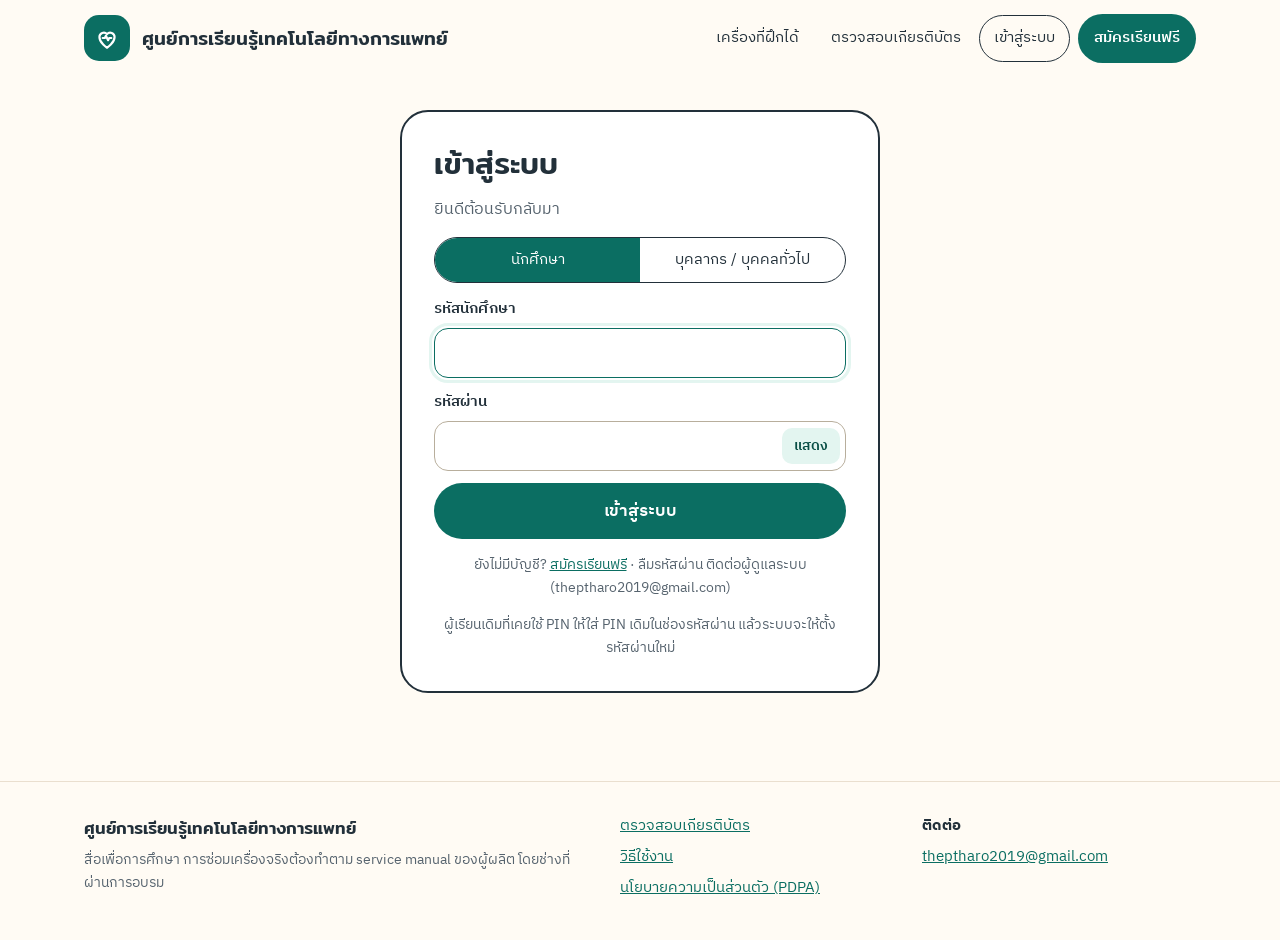
<file: login.html>
<!DOCTYPE html>
<html lang="th">
<head>
<meta charset="utf-8">
<meta name="viewport" content="width=device-width, initial-scale=1">
<title>เข้าสู่ระบบ · ศูนย์การเรียนรู้เทคโนโลยีทางการแพทย์</title>
<meta name="robots" content="noindex">
<link rel="preconnect" href="https://fonts.googleapis.com">
<link rel="preconnect" href="https://fonts.gstatic.com" crossorigin>
<link href="https://fonts.googleapis.com/css2?family=Mitr:wght@400;500;600&family=IBM+Plex+Sans+Thai:wght@400;500;600&display=swap" rel="stylesheet">
<link rel="stylesheet" href="css/site.css">
</head>
<body data-page="login">
<header class="site-head"></header>
<main id="main" class="wrap auth-wrap">
  <div class="auth-card" id="auth"></div>
</main>
<footer class="site-foot"></footer>
<script src="js/config.js"></script>
<script src="js/api.js"></script>
<script src="js/site.js"></script>
<script>
(function(){
  const M = window.MTC, esc = M.esc, S = window.SITE;
  const q = new URLSearchParams(location.search);
  let mode = q.get("mode")==="reg" ? "reg" : "login", type = "st", pending = null;   // pending = {sid, old, legacy} ตอนต้องตั้งรหัสใหม่
  const box = document.getElementById("auth");

  if(M.session()){ location.replace(M.nextUrl()); return; }

  function render(){
    if(mode==="change") return renderChange();
    const st = type==="st", reg = mode==="reg";
    document.title = (reg?"สมัครสมาชิก":"เข้าสู่ระบบ") + " · " + S.name;
    box.innerHTML = `
      <h1>${reg?"สมัครเรียนฟรี":"เข้าสู่ระบบ"}</h1>
      <p class="muted">${reg?"สมัครครั้งเดียว ใช้ได้ทุกวิชาและทุกเครื่อง":"ยินดีต้อนรับกลับมา"}</p>
      <div class="seg" role="tablist" aria-label="ประเภทผู้เรียน">
        <button type="button" role="tab" data-t="st" aria-selected="${st}" class="${st?"on":""}">นักศึกษา</button>
        <button type="button" role="tab" data-t="gp" aria-selected="${!st}" class="${st?"":"on"}">บุคลากร / บุคคลทั่วไป</button>
      </div>
      <form id="f" novalidate>
        ${reg?`<label class="field">ชื่อ-สกุล (พร้อมคำนำหน้า)<input id="n" autocomplete="name" required></label>`:""}
        <label class="field">${st?"รหัสนักศึกษา":"อีเมล"}<input id="u" ${st?'inputmode="numeric" autocomplete="username"':'type="email" autocomplete="username"'} required></label>
        ${reg?(st?`<label class="field">กลุ่มเรียน (ถ้ามี)<input id="g"></label>`
          :`<label class="field">หน่วยงาน / สังกัด<input id="o" placeholder="เช่น งานเครื่องมือแพทย์ โรงพยาบาล…" required></label>
            <label class="field">ตำแหน่ง (ถ้ามี)<input id="r" placeholder="เช่น ช่างเทคนิค พยาบาล"></label>`):""}
        ${M.pwField("p", "รหัสผ่าน", reg?"new-password":"current-password", reg)}
        ${reg?`${M.pwField("p2", "ยืนยันรหัสผ่าน", "new-password", false)}
          <label class="consent"><input type="checkbox" id="c"><span>${esc(S.pdpa||"")} <a href="privacy.html" target="_blank" rel="noopener">อ่านนโยบายความเป็นส่วนตัว</a></span></label>
          <p class="muted small">ไม่ควรใช้รหัสผ่านซ้ำกับบัญชีสำคัญอื่น เช่น อีเมลหรือธนาคาร</p>`:""}
        <div class="msg bad" id="e" role="alert" hidden></div>
        <button class="btn btn-primary wide" type="submit" id="go">${reg?"สมัครและเริ่มเรียน":"เข้าสู่ระบบ"}</button>
      </form>
      <p class="muted small center">${reg?`มีบัญชีแล้ว? <a href="#" data-sw="login">เข้าสู่ระบบ</a>`:`ยังไม่มีบัญชี? <a href="#" data-sw="reg">สมัครเรียนฟรี</a> · ลืมรหัสผ่าน ติดต่อผู้ดูแลระบบ${S.contact&&S.contact.email?` (${esc(S.contact.email)})`:""}`}</p>
      ${reg?"":`<p class="muted small center">ผู้เรียนเดิมที่เคยใช้ PIN ให้ใส่ PIN เดิมในช่องรหัสผ่าน แล้วระบบจะให้ตั้งรหัสผ่านใหม่</p>`}`;
    box.querySelectorAll("[data-t]").forEach(b=>b.onclick=()=>{ type=b.dataset.t; render(); });
    box.querySelectorAll("[data-sw]").forEach(a=>a.onclick=e=>{ e.preventDefault(); mode=a.dataset.sw; render(); });
    box.querySelector("#f").onsubmit = e=>{ e.preventDefault(); submit(); };
    M.bindPw(box);
    const f = box.querySelector(reg?"#n":"#u"); if(f) f.focus();
  }

  /* บังคับตั้งรหัสผ่านใหม่: ผู้เรียนเดิมที่ใช้ PIN หรือได้รหัสชั่วคราวจากผู้ดูแล */
  function renderChange(){
    document.title = "ตั้งรหัสผ่านใหม่ · " + S.name;
    box.innerHTML = `
      <h1>ตั้งรหัสผ่านใหม่</h1>
      <p class="muted">${pending.legacy?"ระบบเปลี่ยนจาก PIN เป็นรหัสผ่านเพื่อความปลอดภัย กรุณาตั้งรหัสผ่านใหม่ครั้งเดียว คะแนนและวิชาเดิมอยู่ครบ":"กรุณาตั้งรหัสผ่านใหม่แทนรหัสชั่วคราวที่ได้รับจากผู้ดูแลระบบ"}</p>
      <form id="f" novalidate>
        <input type="text" autocomplete="username" value="${esc(pending.sid)}" hidden>
        ${M.pwField("p", "รหัสผ่านใหม่", "new-password", true)}
        ${M.pwField("p2", "ยืนยันรหัสผ่านใหม่", "new-password", false)}
        <div class="msg bad" id="e" role="alert" hidden></div>
        <button class="btn btn-primary wide" type="submit" id="go">บันทึกรหัสผ่านและเข้าสู่ระบบ</button>
      </form>
      <p class="muted small center"><a href="#" data-sw="login">ยกเลิก</a></p>`;
    box.querySelector("[data-sw]").onclick = e=>{ e.preventDefault(); pending=null; mode="login"; render(); };
    box.querySelector("#f").onsubmit = async e=>{
      e.preventDefault();
      const err = m=>{ const x=box.querySelector("#e"); x.textContent=m; x.hidden=false; };
      const pw = box.querySelector("#p").value, bad = M.pwProblem(pw, box.querySelector("#p2").value);
      if(bad) return err(bad);
      const go = box.querySelector("#go"); go.disabled=true; go.textContent="กำลังบันทึก…";
      const r = await M.changeWithOld(pending.sid, pending.old, pw);
      if(!r.ok){ go.disabled=false; go.textContent="บันทึกรหัสผ่านและเข้าสู่ระบบ"; return err(M.errText(r)); }
      location.replace(M.nextUrl());
    };
    M.bindPw(box);
    box.querySelector("#p").focus();
  }

  async function submit(){
    const v = id=>{ const x=box.querySelector(id); return x?x.value.trim():""; };
    const err = m=>{ const x=box.querySelector("#e"); x.textContent=m; x.hidden=false; };
    const uid = M.norm(type, v("#u")), pw = box.querySelector("#p").value, reg = mode==="reg";
    if(!uid) return err(type==="st"?"กรุณากรอกรหัสนักศึกษา":"กรุณากรอกอีเมล");
    if(type==="gp" && !/^[^\s@]+@[^\s@]+\.[^\s@]+$/.test(uid)) return err("รูปแบบอีเมลไม่ถูกต้อง");
    if(!pw) return err("กรุณากรอกรหัสผ่าน");
    if(reg){
      if(!v("#n")) return err("กรุณากรอกชื่อ-สกุล");
      if(type==="gp" && !v("#o")) return err("กรุณากรอกหน่วยงาน");
      const bad = M.pwProblem(pw, box.querySelector("#p2").value); if(bad) return err(bad);
      if(!box.querySelector("#c").checked) return err("กรุณาอ่านและกดยินยอมการเก็บข้อมูลก่อนสมัคร");
    }
    const go = box.querySelector("#go"); go.disabled=true; go.textContent="กำลังเชื่อมต่อ…";
    const r = reg
      ? await M.register(type==="st" ? {type:"st", sid:uid, name:v("#n"), sec:v("#g")} : {type:"gp", sid:uid, name:v("#n"), org:v("#o"), role:v("#r"), sec:""}, pw)
      : await M.login(type, uid, pw);
    if(r.err==="mustchange"){ pending={sid:uid, old:pw, legacy:!!r.legacy}; mode="change"; return render(); }
    if(!r.ok){ go.disabled=false; go.textContent=reg?"สมัครและเริ่มเรียน":"เข้าสู่ระบบ"; return err(M.errText(r)); }
    location.replace(M.nextUrl());
  }
  render();
})();
</script>
</body>
</html>
</file>
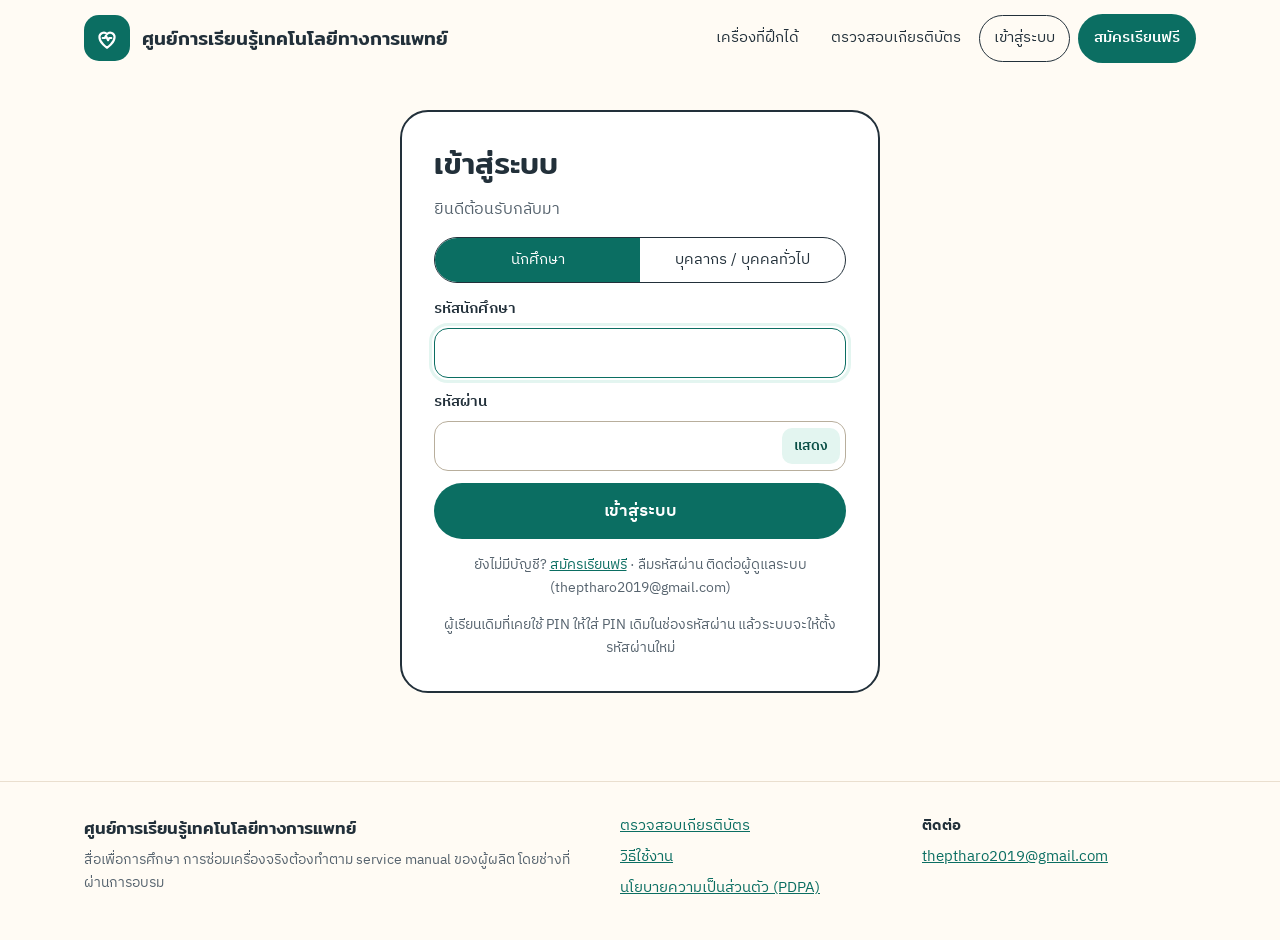
<file: my.html>
<!DOCTYPE html>
<html lang="th">
<head>
<meta charset="utf-8">
<meta name="viewport" content="width=device-width, initial-scale=1">
<title>วิชาของฉัน · ศูนย์การเรียนรู้เทคโนโลยีทางการแพทย์</title>
<meta name="robots" content="noindex">
<link rel="preconnect" href="https://fonts.googleapis.com">
<link rel="preconnect" href="https://fonts.gstatic.com" crossorigin>
<link href="https://fonts.googleapis.com/css2?family=Mitr:wght@400;500;600&family=IBM+Plex+Sans+Thai:wght@400;500;600&display=swap" rel="stylesheet">
<link rel="stylesheet" href="css/site.css">
</head>
<body data-page="my">
<header class="site-head"></header>
<main id="main" class="wrap" style="padding-top:28px;padding-bottom:24px">
  <div id="my"></div>
  <div id="acct"></div>
</main>
<footer class="site-foot"></footer>
<script src="js/config.js"></script>
<script src="js/api.js"></script>
<script src="js/courses.js"></script>
<script src="js/site.js"></script>
<script>
(function(){
  const M = window.MTC, esc = M.esc, S = window.SITE, CS = window.COURSES||[];
  const root = document.getElementById("my");
  if(!M.session()){ location.replace("login.html?next=my.html"); return; }
  const thDate = iso=>{ try{ return new Date(iso).toLocaleDateString("th-TH",{year:"numeric",month:"long",day:"numeric"}); }catch(e){ return ""; } };

  function render(data, loading, error){
    const s = M.session(); if(!s) return;
    const p = s.profile, enrolled = (data && data.enrolled) || s.enrolled || [];
    const prog = (data && data.progress) || {}, certs = (data && data.certs) || [];
    const mine = CS.filter(c=>enrolled.includes(c.id)), others = CS.filter(c=>!enrolled.includes(c.id));
    root.innerHTML = `
      <div class="my-head">
        <div>
          <span class="muted">สวัสดี</span>
          <h1>${esc(p.name)}</h1>
          <span class="muted">${p.type==="gp" ? `บุคลากร / บุคคลทั่วไป · ${esc(p.org||"-")}` : `นักศึกษา · รหัส ${esc(p.sid)}${p.sec?" · กลุ่ม "+esc(p.sec):""}`}</span>
        </div>
        <button class="btn btn-outline btn-sm" id="out" type="button">ออกจากระบบ</button>
      </div>
      ${error ? `<div class="msg bad" role="alert">${esc(error)}</div>` : ""}
      <h2 class="h-sec">วิชาที่ลงทะเบียน</h2>
      ${mine.length ? `<div class="my-grid">${mine.map(c=>card(c, prog[c.id], certs.filter(x=>x.app===c.id), loading)).join("")}</div>`
        : `<div class="empty">ยังไม่ได้ลงทะเบียนวิชาใด เลือกวิชาด้านล่างเพื่อเริ่มเรียน</div>`}
      ${others.length ? `<h2 class="h-sec">วิชาอื่นที่เปิดให้เรียน</h2>
        <div class="my-grid">${others.map(c=>`<a class="mini-course" href="course.html?c=${c.id}"><span class="mini-art art-${c.art}">${window.COURSE_ART[c.id]||""}</span><span><b>${esc(c.th)}</b><small>${esc(c.en)}</small><span class="go">ดูรายละเอียดและลงทะเบียน →</span></span></a>`).join("")}</div>` : ""}`;
    document.getElementById("out").onclick = ()=>{ M.logout(); location.href = "./"; };
    root.querySelectorAll("[data-cert]").forEach(b=>b.onclick = async ()=>{
      const m = b.parentNode.querySelector(".msg"), label = b.textContent;
      b.disabled = true; b.textContent = "กำลังออกเกียรติบัตร…"; m.hidden = true;
      const r = await M.cert(b.dataset.cert);
      b.disabled = false; b.textContent = label;
      if(!r.ok){ if(M.isAuthErr(r)){ location.replace("login.html?next=my.html"); return; } m.className = "msg bad"; m.textContent = M.errText(r); m.hidden = false; return; }
      const url = M.savePdf(r.b64, r.file || "Certificate.pdf");
      m.className = "msg ok"; m.hidden = false;
      m.innerHTML = `ได้รับเกียรติบัตร เลขที่ <b>${esc(r.ref)}</b> แล้ว ถ้าไฟล์ไม่ดาวน์โหลดเอง <a href="${url}" download="${esc(r.file||"Certificate.pdf")}" target="_blank" rel="noopener">กดที่นี่เพื่อเปิด PDF</a>`;
    });
  }

  function card(c, g, certs, loading){
    const url = (S.apps||{})[c.id] || "#";
    /* ข้อเกณฑ์มาจากหลังบ้าน (rows) ถ้ายังโหลดไม่เสร็จ ใช้รายการเกณฑ์จาก courses.js */
    if(!g) g = {pct:0, pass:false, rows:(c.crit||[]).map(t=>({t, v:"", ok:false}))};
    const rows = g.rows || [];
    const row = r=>`<li class="${r.ok?"done":""}"><span>${r.ok?"✓":"○"} ${esc(r.t)}</span><span class="muted">${esc(r.v)}</span></li>`;
    const status = loading ? `<span class="pill pill-grey">กำลังโหลด…</span>` : g.pass ? `<span class="pill pill-ok">ผ่านเกณฑ์แล้ว</span>` : g.pct ? `<span class="pill pill-run">กำลังเรียน ${g.pct}%</span>` : `<span class="pill pill-grey">ยังไม่เริ่ม</span>`;
    return `<article class="prog-card">
      <div class="prog-top"><span class="mini-art art-${c.art}">${window.COURSE_ART[c.id]||""}</span>
        <div><h3>${esc(c.th)}</h3><small class="muted">${esc(c.en)}</small></div>${status}</div>
      <div class="bar" role="progressbar" aria-label="ความคืบหน้า ${esc(c.th)}" aria-valuemin="0" aria-valuemax="100" aria-valuenow="${g.pct}"><i style="width:${g.pct}%"></i></div>
      <ul class="crit-rows">${rows.map(row).join("")}</ul>
      ${certs.length ? `<div class="cert-row">${certs.map(x=>`<div><b>เกียรติบัตร เลขที่ ${esc(x.ref)}</b><small class="muted">ออกเมื่อ ${thDate(x.date)}</small></div>`).join("")}</div>` : ""}
      ${certs.length || g.pass ? `<div class="cert-dl"><button class="btn btn-outline btn-sm" type="button" data-cert="${c.id}">ดาวน์โหลดเกียรติบัตร (PDF)</button>
        ${certs.length ? "" : `<small class="muted">ผ่านเกณฑ์แล้ว กดเพื่อรับเกียรติบัตร ครั้งแรกอาจใช้เวลา 10–30 วินาที</small>`}<div class="msg" role="status" hidden></div></div>` : ""}
      <div class="prog-actions"><a class="btn btn-primary btn-sm" href="${esc(url)}">${g.pct?"เรียนต่อ →":"เริ่มเรียน →"}</a>
        <a class="btn btn-ghost btn-sm" href="course.html?c=${c.id}">รายละเอียดวิชา</a></div>
    </article>`;
  }

  /* บัญชีของฉัน: เปลี่ยนรหัสผ่าน */
  function account(){
    const a = document.getElementById("acct");
    a.innerHTML = `<h2 class="h-sec">บัญชีของฉัน</h2>
      <details class="acct-box"><summary>เปลี่ยนรหัสผ่าน</summary>
        <form id="cp" novalidate>
          ${M.pwField("cp-o", "รหัสผ่านปัจจุบัน", "current-password", false)}
          ${M.pwField("cp-n", "รหัสผ่านใหม่", "new-password", true)}
          ${M.pwField("cp-n2", "ยืนยันรหัสผ่านใหม่", "new-password", false)}
          <p class="muted small">เมื่อเปลี่ยนแล้ว เครื่องอื่นที่เคยเข้าสู่ระบบไว้จะต้องเข้าสู่ระบบใหม่</p>
          <div class="msg" id="cp-m" role="status" hidden></div>
          <button class="btn btn-primary" type="submit" id="cp-go">บันทึกรหัสผ่านใหม่</button>
        </form>
      </details>`;
    M.bindPw(a);
    a.querySelector("#cp").onsubmit = async e=>{
      e.preventDefault();
      const m = a.querySelector("#cp-m"), say = (t, ok)=>{ m.textContent=t; m.className="msg "+(ok?"ok":"bad"); m.hidden=false; };
      const old = a.querySelector("#cp-o").value, pw = a.querySelector("#cp-n").value;
      if(!old) return say("กรุณากรอกรหัสผ่านปัจจุบัน");
      const bad = M.pwProblem(pw, a.querySelector("#cp-n2").value); if(bad) return say(bad);
      const go = a.querySelector("#cp-go"); go.disabled=true; go.textContent="กำลังบันทึก…";
      const r = await M.changePassword(old, pw);
      go.disabled=false; go.textContent="บันทึกรหัสผ่านใหม่";
      if(!r.ok){ if(M.isAuthErr(r)){ M.logout(); location.replace("login.html?next=my.html"); return; } return say(M.errText(r)); }
      a.querySelectorAll("input").forEach(i=>i.value=""); a.querySelectorAll(".pw-rules li").forEach(li=>li.classList.remove("ok"));
      say("เปลี่ยนรหัสผ่านเรียบร้อยแล้ว", true);
    };
  }

  render(null, true);
  account();
  M.refresh().then(r=>{
    if(r.ok) render(r, false);
    else if(M.isAuthErr(r)) location.replace("login.html?next=my.html");
    else render(null, false, M.errText(r) + " · ข้อมูลที่แสดงอาจยังไม่เป็นปัจจุบัน");
  });
})();
</script>
</body>
</html>
</file>
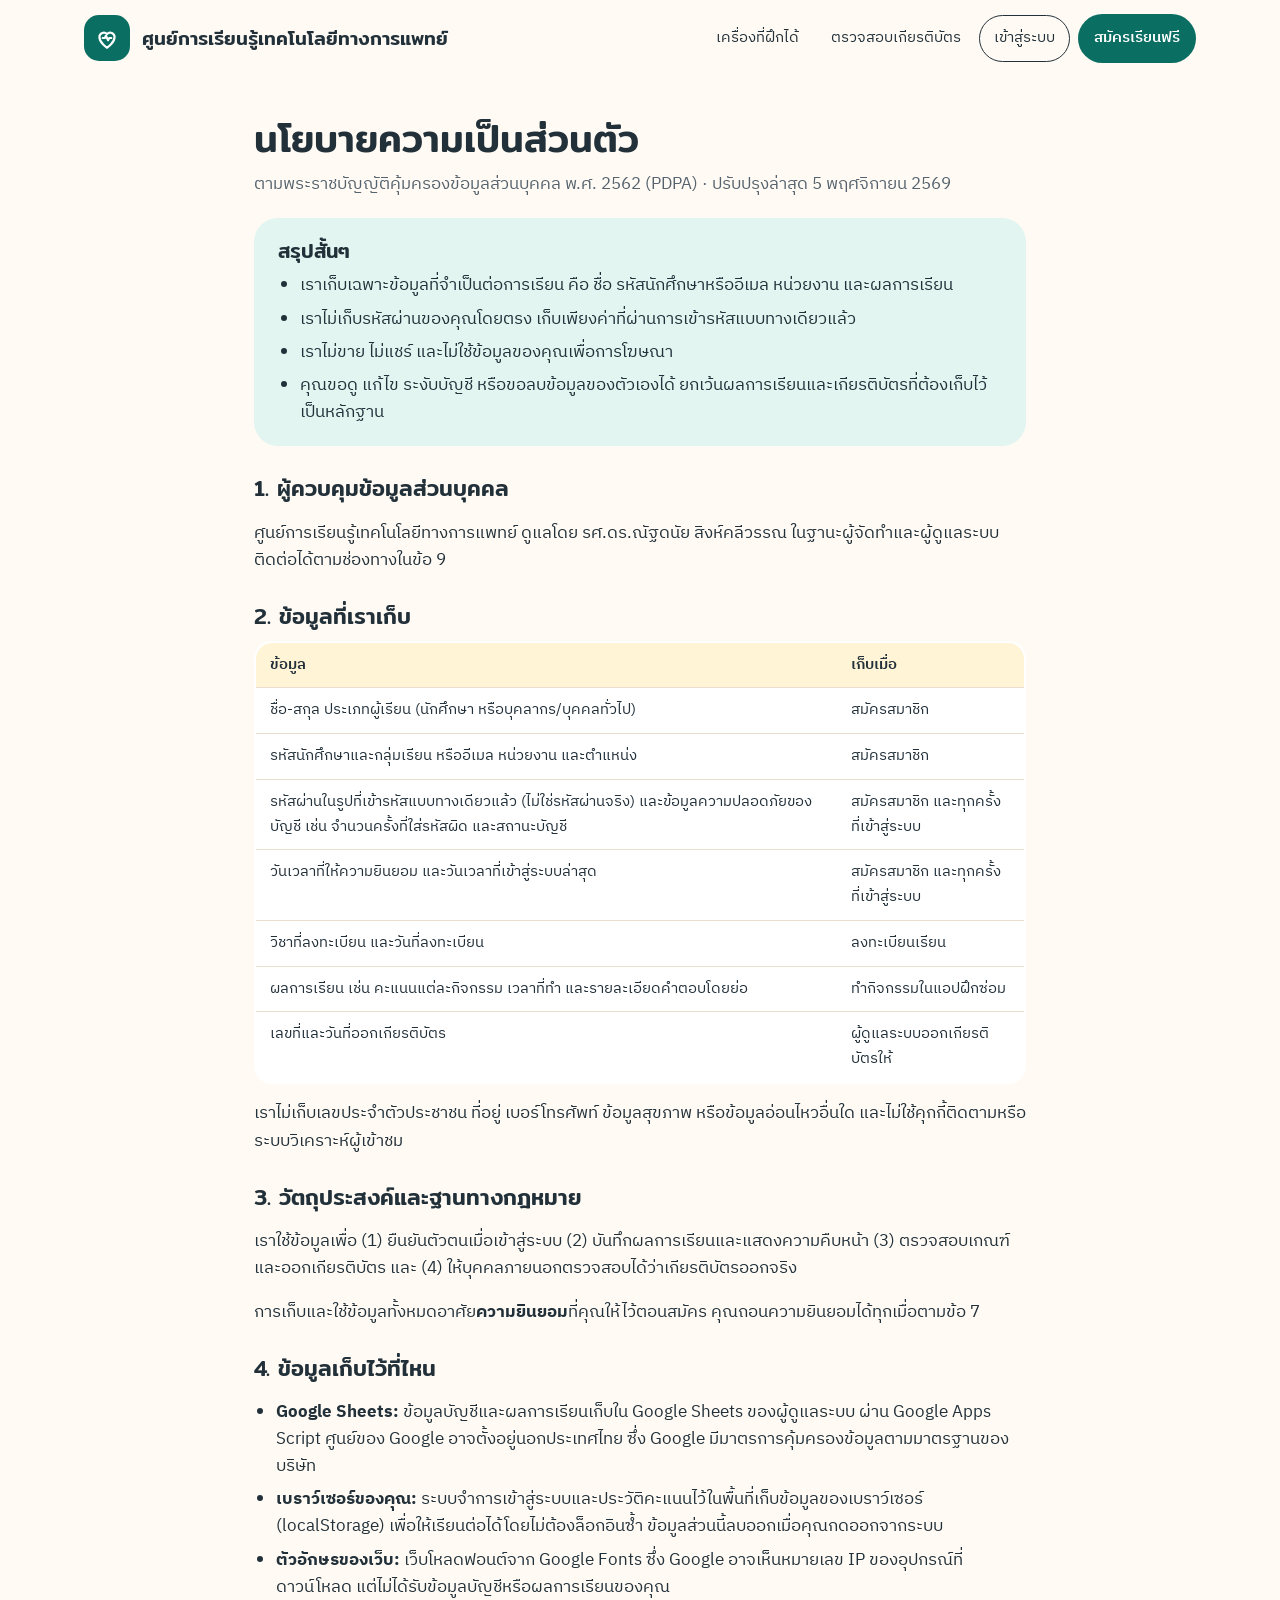
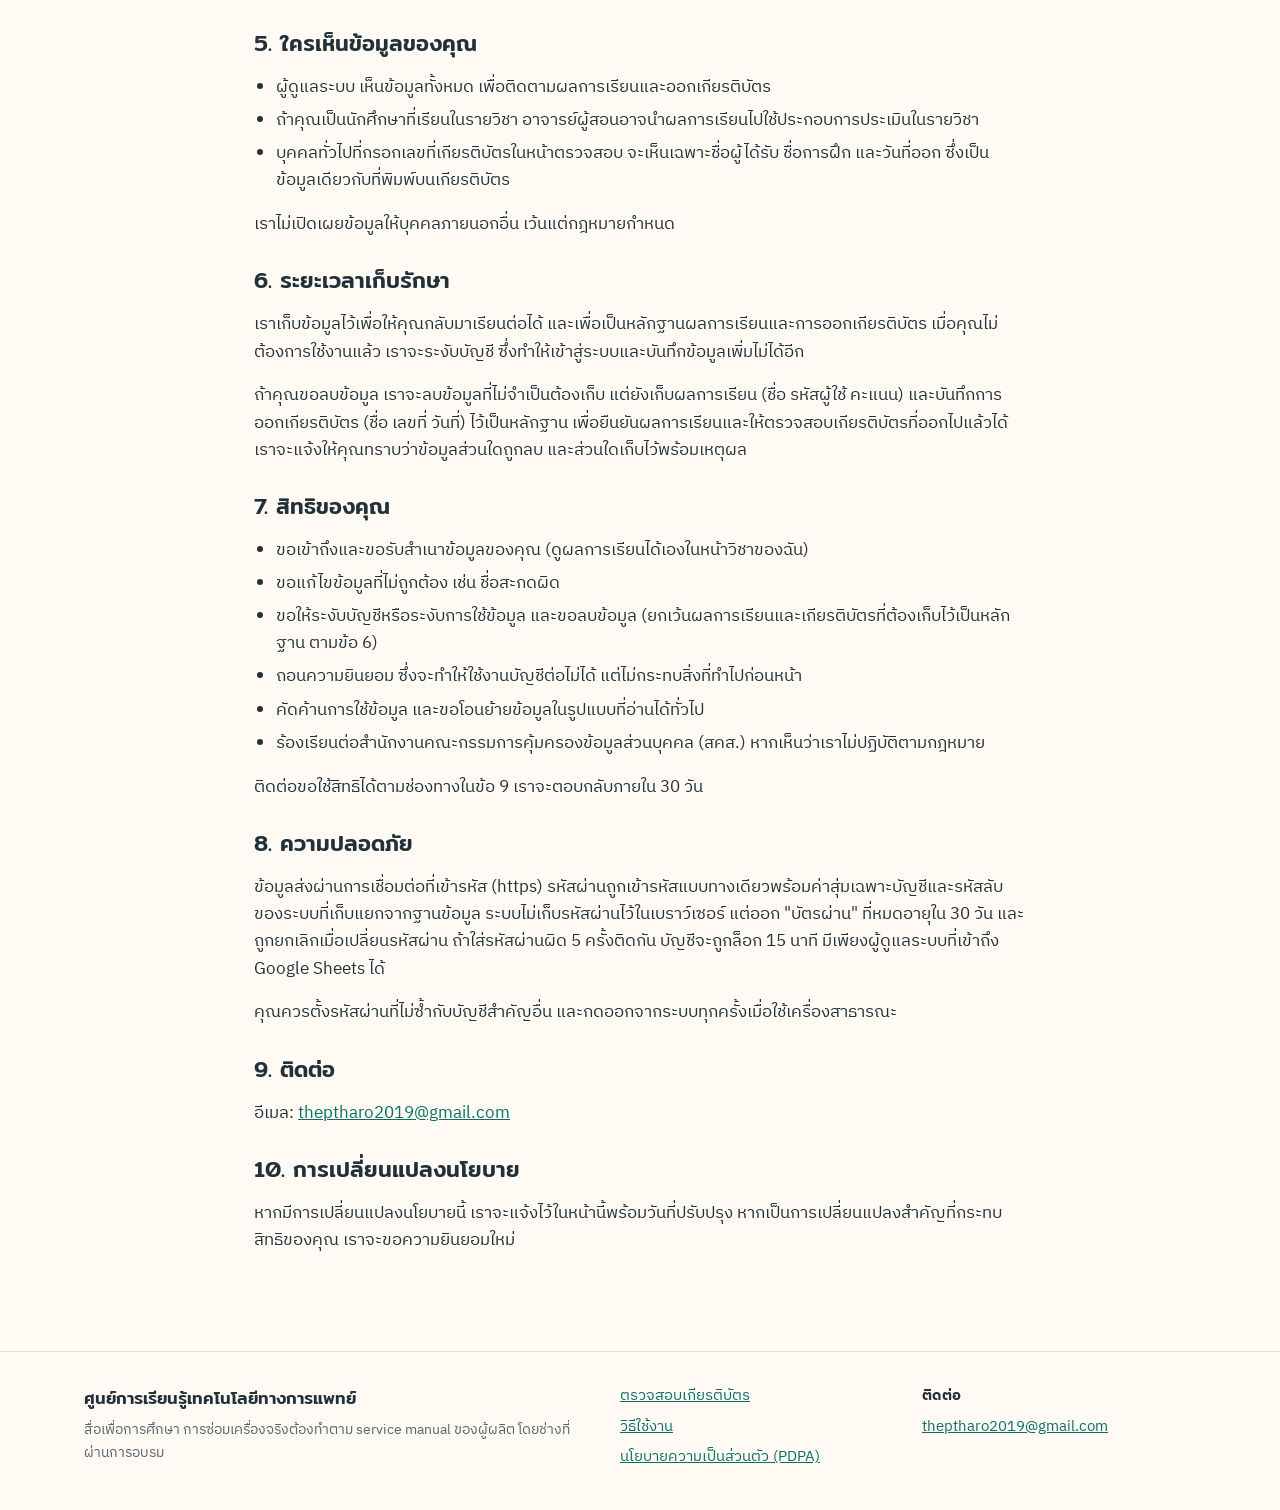
<file: privacy.html>
<!DOCTYPE html>
<html lang="th">
<head>
<meta charset="utf-8">
<meta name="viewport" content="width=device-width, initial-scale=1">
<title>นโยบายความเป็นส่วนตัว · ศูนย์การเรียนรู้เทคโนโลยีทางการแพทย์</title>
<link rel="preconnect" href="https://fonts.googleapis.com">
<link rel="preconnect" href="https://fonts.gstatic.com" crossorigin>
<link href="https://fonts.googleapis.com/css2?family=Mitr:wght@400;500;600&family=IBM+Plex+Sans+Thai:wght@400;500;600&display=swap" rel="stylesheet">
<link rel="stylesheet" href="css/site.css">
</head>
<body data-page="privacy">
<header class="site-head"></header>
<main id="main" class="wrap doc">
  <h1>นโยบายความเป็นส่วนตัว</h1>
  <p class="lead muted">ตามพระราชบัญญัติคุ้มครองข้อมูลส่วนบุคคล พ.ศ. 2562 (PDPA) · ปรับปรุงล่าสุด <span id="upd">5 พฤศจิกายน 2569</span></p>

  <div class="summary">
    <h2>สรุปสั้นๆ</h2>
    <ul>
      <li>เราเก็บเฉพาะข้อมูลที่จำเป็นต่อการเรียน คือ ชื่อ รหัสนักศึกษาหรืออีเมล หน่วยงาน และผลการเรียน</li>
      <li>เราไม่เก็บรหัสผ่านของคุณโดยตรง เก็บเพียงค่าที่ผ่านการเข้ารหัสแบบทางเดียวแล้ว</li>
      <li>เราไม่ขาย ไม่แชร์ และไม่ใช้ข้อมูลของคุณเพื่อการโฆษณา</li>
      <li>คุณขอดู แก้ไข ระงับบัญชี หรือขอลบข้อมูลของตัวเองได้ ยกเว้นผลการเรียนและเกียรติบัตรที่ต้องเก็บไว้เป็นหลักฐาน</li>
    </ul>
  </div>

  <section>
    <h2>1. ผู้ควบคุมข้อมูลส่วนบุคคล</h2>
    <p>ศูนย์การเรียนรู้เทคโนโลยีทางการแพทย์ ดูแลโดย รศ.ดร.ณัฐดนัย สิงห์คลีวรรณ ในฐานะผู้จัดทำและผู้ดูแลระบบ ติดต่อได้ตามช่องทางในข้อ 9</p>
  </section>

  <section>
    <h2>2. ข้อมูลที่เราเก็บ</h2>
    <table class="tbl">
      <thead><tr><th scope="col">ข้อมูล</th><th scope="col">เก็บเมื่อ</th></tr></thead>
      <tbody>
        <tr><td>ชื่อ-สกุล ประเภทผู้เรียน (นักศึกษา หรือบุคลากร/บุคคลทั่วไป)</td><td>สมัครสมาชิก</td></tr>
        <tr><td>รหัสนักศึกษาและกลุ่มเรียน หรืออีเมล หน่วยงาน และตำแหน่ง</td><td>สมัครสมาชิก</td></tr>
        <tr><td>รหัสผ่านในรูปที่เข้ารหัสแบบทางเดียวแล้ว (ไม่ใช่รหัสผ่านจริง) และข้อมูลความปลอดภัยของบัญชี เช่น จำนวนครั้งที่ใส่รหัสผิด และสถานะบัญชี</td><td>สมัครสมาชิก และทุกครั้งที่เข้าสู่ระบบ</td></tr>
        <tr><td>วันเวลาที่ให้ความยินยอม และวันเวลาที่เข้าสู่ระบบล่าสุด</td><td>สมัครสมาชิก และทุกครั้งที่เข้าสู่ระบบ</td></tr>
        <tr><td>วิชาที่ลงทะเบียน และวันที่ลงทะเบียน</td><td>ลงทะเบียนเรียน</td></tr>
        <tr><td>ผลการเรียน เช่น คะแนนแต่ละกิจกรรม เวลาที่ทำ และรายละเอียดคำตอบโดยย่อ</td><td>ทำกิจกรรมในแอปฝึกซ่อม</td></tr>
        <tr><td>เลขที่และวันที่ออกเกียรติบัตร</td><td>ผู้ดูแลระบบออกเกียรติบัตรให้</td></tr>
      </tbody>
    </table>
    <p>เราไม่เก็บเลขประจำตัวประชาชน ที่อยู่ เบอร์โทรศัพท์ ข้อมูลสุขภาพ หรือข้อมูลอ่อนไหวอื่นใด และไม่ใช้คุกกี้ติดตามหรือระบบวิเคราะห์ผู้เข้าชม</p>
  </section>

  <section>
    <h2>3. วัตถุประสงค์และฐานทางกฎหมาย</h2>
    <p>เราใช้ข้อมูลเพื่อ (1) ยืนยันตัวตนเมื่อเข้าสู่ระบบ (2) บันทึกผลการเรียนและแสดงความคืบหน้า (3) ตรวจสอบเกณฑ์และออกเกียรติบัตร และ (4) ให้บุคคลภายนอกตรวจสอบได้ว่าเกียรติบัตรออกจริง</p>
    <p>การเก็บและใช้ข้อมูลทั้งหมดอาศัย<b>ความยินยอม</b>ที่คุณให้ไว้ตอนสมัคร คุณถอนความยินยอมได้ทุกเมื่อตามข้อ 7</p>
  </section>

  <section>
    <h2>4. ข้อมูลเก็บไว้ที่ไหน</h2>
    <ul>
      <li><b>Google Sheets:</b> ข้อมูลบัญชีและผลการเรียนเก็บใน Google Sheets ของผู้ดูแลระบบ ผ่าน Google Apps Script ศูนย์ของ Google อาจตั้งอยู่นอกประเทศไทย ซึ่ง Google มีมาตรการคุ้มครองข้อมูลตามมาตรฐานของบริษัท</li>
      <li><b>เบราว์เซอร์ของคุณ:</b> ระบบจำการเข้าสู่ระบบและประวัติคะแนนไว้ในพื้นที่เก็บข้อมูลของเบราว์เซอร์ (localStorage) เพื่อให้เรียนต่อได้โดยไม่ต้องล็อกอินซ้ำ ข้อมูลส่วนนี้ลบออกเมื่อคุณกดออกจากระบบ</li>
      <li><b>ตัวอักษรของเว็บ:</b> เว็บโหลดฟอนต์จาก Google Fonts ซึ่ง Google อาจเห็นหมายเลข IP ของอุปกรณ์ที่ดาวน์โหลด แต่ไม่ได้รับข้อมูลบัญชีหรือผลการเรียนของคุณ</li>
    </ul>
  </section>

  <section>
    <h2>5. ใครเห็นข้อมูลของคุณ</h2>
    <ul>
      <li>ผู้ดูแลระบบ เห็นข้อมูลทั้งหมด เพื่อติดตามผลการเรียนและออกเกียรติบัตร</li>
      <li>ถ้าคุณเป็นนักศึกษาที่เรียนในรายวิชา อาจารย์ผู้สอนอาจนำผลการเรียนไปใช้ประกอบการประเมินในรายวิชา</li>
      <li>บุคคลทั่วไปที่กรอกเลขที่เกียรติบัตรในหน้าตรวจสอบ จะเห็นเฉพาะชื่อผู้ได้รับ ชื่อการฝึก และวันที่ออก ซึ่งเป็นข้อมูลเดียวกับที่พิมพ์บนเกียรติบัตร</li>
    </ul>
    <p>เราไม่เปิดเผยข้อมูลให้บุคคลภายนอกอื่น เว้นแต่กฎหมายกำหนด</p>
  </section>

  <section>
    <h2>6. ระยะเวลาเก็บรักษา</h2>
    <p>เราเก็บข้อมูลไว้เพื่อให้คุณกลับมาเรียนต่อได้ และเพื่อเป็นหลักฐานผลการเรียนและการออกเกียรติบัตร เมื่อคุณไม่ต้องการใช้งานแล้ว เราจะระงับบัญชี ซึ่งทำให้เข้าสู่ระบบและบันทึกข้อมูลเพิ่มไม่ได้อีก</p>
    <p>ถ้าคุณขอลบข้อมูล เราจะลบข้อมูลที่ไม่จำเป็นต้องเก็บ แต่ยังเก็บผลการเรียน (ชื่อ รหัสผู้ใช้ คะแนน) และบันทึกการออกเกียรติบัตร (ชื่อ เลขที่ วันที่) ไว้เป็นหลักฐาน เพื่อยืนยันผลการเรียนและให้ตรวจสอบเกียรติบัตรที่ออกไปแล้วได้ เราจะแจ้งให้คุณทราบว่าข้อมูลส่วนใดถูกลบ และส่วนใดเก็บไว้พร้อมเหตุผล</p>
  </section>

  <section>
    <h2>7. สิทธิของคุณ</h2>
    <ul>
      <li>ขอเข้าถึงและขอรับสำเนาข้อมูลของคุณ (ดูผลการเรียนได้เองในหน้าวิชาของฉัน)</li>
      <li>ขอแก้ไขข้อมูลที่ไม่ถูกต้อง เช่น ชื่อสะกดผิด</li>
      <li>ขอให้ระงับบัญชีหรือระงับการใช้ข้อมูล และขอลบข้อมูล (ยกเว้นผลการเรียนและเกียรติบัตรที่ต้องเก็บไว้เป็นหลักฐาน ตามข้อ 6)</li>
      <li>ถอนความยินยอม ซึ่งจะทำให้ใช้งานบัญชีต่อไม่ได้ แต่ไม่กระทบสิ่งที่ทำไปก่อนหน้า</li>
      <li>คัดค้านการใช้ข้อมูล และขอโอนย้ายข้อมูลในรูปแบบที่อ่านได้ทั่วไป</li>
      <li>ร้องเรียนต่อสำนักงานคณะกรรมการคุ้มครองข้อมูลส่วนบุคคล (สคส.) หากเห็นว่าเราไม่ปฏิบัติตามกฎหมาย</li>
    </ul>
    <p>ติดต่อขอใช้สิทธิได้ตามช่องทางในข้อ 9 เราจะตอบกลับภายใน 30 วัน</p>
  </section>

  <section>
    <h2>8. ความปลอดภัย</h2>
    <p>ข้อมูลส่งผ่านการเชื่อมต่อที่เข้ารหัส (https) รหัสผ่านถูกเข้ารหัสแบบทางเดียวพร้อมค่าสุ่มเฉพาะบัญชีและรหัสลับของระบบที่เก็บแยกจากฐานข้อมูล ระบบไม่เก็บรหัสผ่านไว้ในเบราว์เซอร์ แต่ออก "บัตรผ่าน" ที่หมดอายุใน 30 วัน และถูกยกเลิกเมื่อเปลี่ยนรหัสผ่าน ถ้าใส่รหัสผ่านผิด 5 ครั้งติดกัน บัญชีจะถูกล็อก 15 นาที มีเพียงผู้ดูแลระบบที่เข้าถึง Google Sheets ได้</p>
    <p>คุณควรตั้งรหัสผ่านที่ไม่ซ้ำกับบัญชีสำคัญอื่น และกดออกจากระบบทุกครั้งเมื่อใช้เครื่องสาธารณะ</p>
  </section>

  <section>
    <h2>9. ติดต่อ</h2>
    <div id="pv-contact"></div>
  </section>

  <section>
    <h2>10. การเปลี่ยนแปลงนโยบาย</h2>
    <p>หากมีการเปลี่ยนแปลงนโยบายนี้ เราจะแจ้งไว้ในหน้านี้พร้อมวันที่ปรับปรุง หากเป็นการเปลี่ยนแปลงสำคัญที่กระทบสิทธิของคุณ เราจะขอความยินยอมใหม่</p>
  </section>
</main>
<footer class="site-foot"></footer>
<script src="js/config.js"></script>
<script src="js/api.js"></script>
<script src="js/site.js"></script>
<script>
(function(){
  const C = (window.SITE||{}).contact || {}, esc = window.MTC.esc, rows = [];
  if(C.email) rows.push(`อีเมล: <a href="mailto:${encodeURI(C.email)}">${esc(C.email)}</a>`);
  if(C.line) rows.push(`LINE: ${esc(C.line)}`);
  if(C.phone) rows.push(`โทร: ${esc(C.phone)}`);
  document.getElementById("pv-contact").innerHTML = rows.length
    ? `<p>${rows.join("<br>")}</p>`
    : `<p>ติดต่อผู้ดูแลระบบผ่านอาจารย์ผู้สอนในรายวิชา หรือช่องทางที่ศูนย์ประกาศ</p>`;
})();
</script>
</body>
</html>
</file>
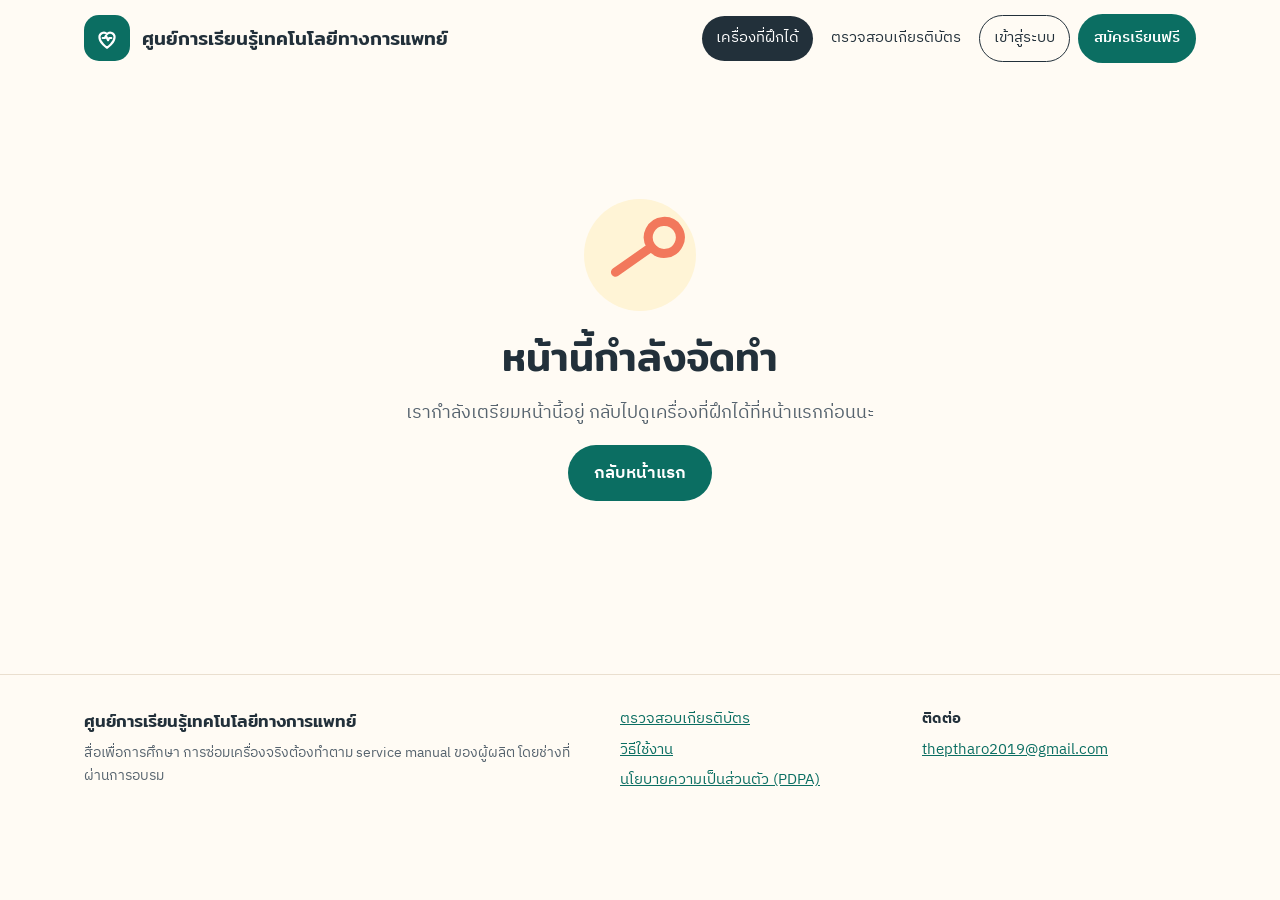
<file: soon.html>
<!DOCTYPE html>
<html lang="th">
<head>
<meta charset="utf-8">
<meta name="viewport" content="width=device-width, initial-scale=1">
<title>กำลังจัดทำ · ศูนย์การเรียนรู้เทคโนโลยีทางการแพทย์</title>
<meta name="robots" content="noindex">
<link rel="preconnect" href="https://fonts.googleapis.com">
<link rel="preconnect" href="https://fonts.gstatic.com" crossorigin>
<link href="https://fonts.googleapis.com/css2?family=Mitr:wght@400;500;600&family=IBM+Plex+Sans+Thai:wght@400;500;600&display=swap" rel="stylesheet">
<link rel="stylesheet" href="css/site.css">
</head>
<body>
<header class="site-head"></header>
<main class="wrap soon-page">
  <svg width="120" height="120" viewBox="0 0 120 120" aria-hidden="true">
    <circle cx="60" cy="60" r="56" fill="#FFF4D6"/>
    <g transform="translate(60 60) rotate(-35)"><path d="M-30 0 h44 a16 16 0 1 0 0 -1" fill="none" stroke="#F2785C" stroke-width="9" stroke-linecap="round"/></g>
  </svg>
  <h1 id="t">หน้านี้กำลังจัดทำ</h1>
  <p id="d">เรากำลังเตรียมหน้านี้อยู่ กลับไปดูเครื่องที่ฝึกได้ที่หน้าแรกก่อนนะ</p>
  <a class="btn btn-primary" href="./">กลับหน้าแรก</a>
</main>
<footer class="site-foot"></footer>
<script src="js/config.js"></script>
<script src="js/api.js"></script>
<script src="js/site.js"></script>
<script>
  /* ข้อความตามหน้าที่กดมา */
  var M = {
    register:["สมัครเรียน","ระบบสมัครสมาชิกของศูนย์กำลังจัดทำ เร็วๆ นี้สมัครครั้งเดียวจะฝึกได้ทุกเครื่อง"],
    login:["เข้าสู่ระบบ","ระบบเข้าสู่ระบบของศูนย์กำลังจัดทำ"],
    verify:["ตรวจสอบเกียรติบัตร","หน้าตรวจสอบเลขที่เกียรติบัตรกำลังจัดทำ"],
    "course-pump":["เครื่องควบคุมการให้สารละลาย","หน้ารายละเอียดวิชาและการลงทะเบียนเรียนกำลังจัดทำ"],
    "course-incubator":["ตู้อบทารก","หน้ารายละเอียดวิชาและการลงทะเบียนเรียนกำลังจัดทำ"],
    howto:["วิธีใช้งาน","คู่มือการใช้งานกำลังจัดทำ"],
    privacy:["นโยบายความเป็นส่วนตัว","นโยบายความเป็นส่วนตัวกำลังจัดทำ"]
  };
  var p = new URLSearchParams(location.search).get("p"), m = M[p];
  if(m){ document.getElementById("t").textContent = m[0]; document.getElementById("d").textContent = m[1] + " กลับไปดูเครื่องที่ฝึกได้ที่หน้าแรกก่อนนะ"; document.title = m[0] + " · ศูนย์การเรียนรู้เทคโนโลยีทางการแพทย์"; }
</script>
</body>
</html>
</file>
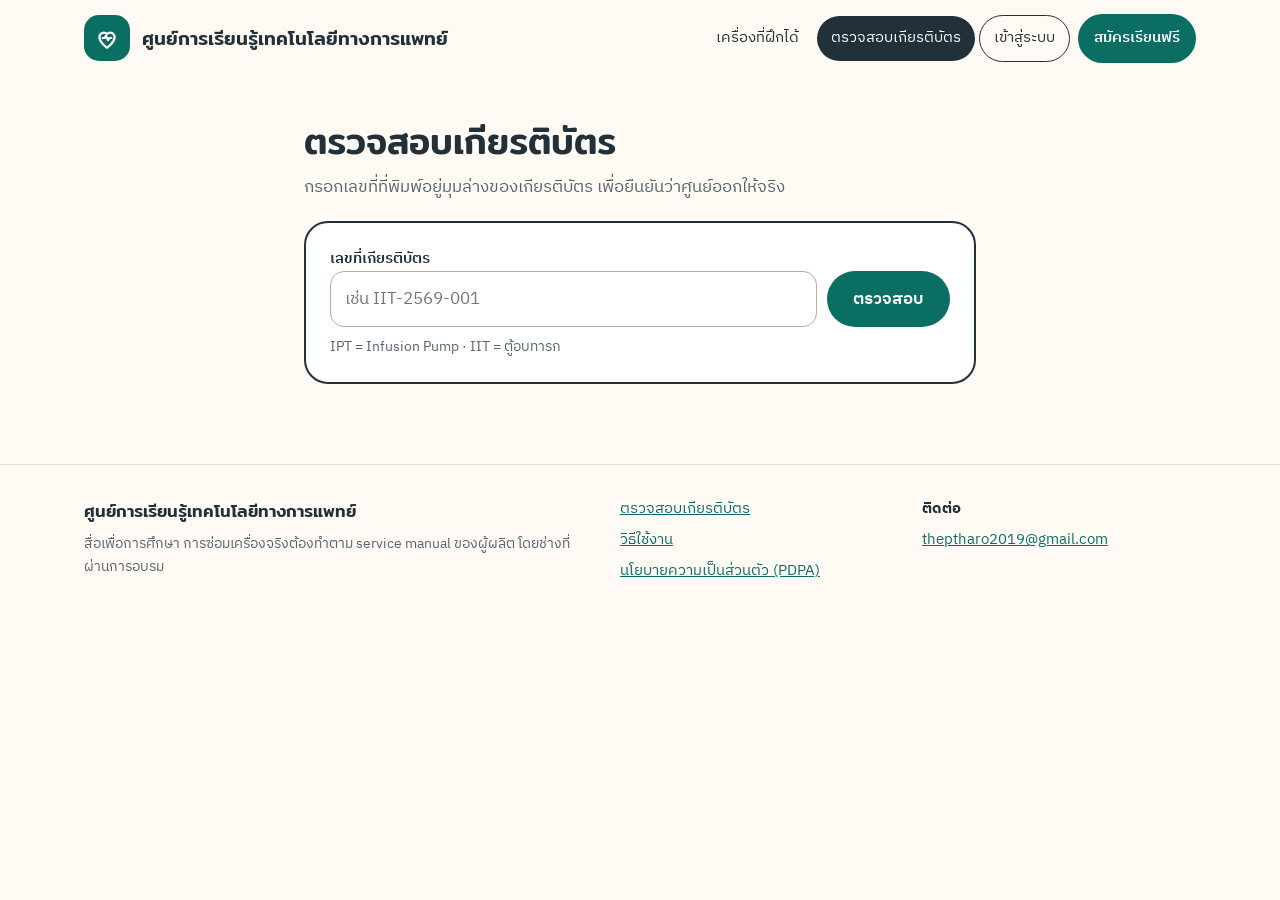
<file: verify.html>
<!DOCTYPE html>
<html lang="th">
<head>
<meta charset="utf-8">
<meta name="viewport" content="width=device-width, initial-scale=1">
<title>ตรวจสอบเกียรติบัตร · ศูนย์การเรียนรู้เทคโนโลยีทางการแพทย์</title>
<link rel="preconnect" href="https://fonts.googleapis.com">
<link rel="preconnect" href="https://fonts.gstatic.com" crossorigin>
<link href="https://fonts.googleapis.com/css2?family=Mitr:wght@400;500;600&family=IBM+Plex+Sans+Thai:wght@400;500;600&display=swap" rel="stylesheet">
<link rel="stylesheet" href="css/site.css">
</head>
<body data-page="verify">
<header class="site-head"></header>
<main id="main" class="wrap verify-wrap">
  <h1>ตรวจสอบเกียรติบัตร</h1>
  <p class="muted lead">กรอกเลขที่ที่พิมพ์อยู่มุมล่างของเกียรติบัตร เพื่อยืนยันว่าศูนย์ออกให้จริง</p>
  <form class="panel-card" id="vf" novalidate>
    <label class="field" for="ref">เลขที่เกียรติบัตร</label>
    <div class="inline-form">
      <input id="ref" placeholder="เช่น IIT-2569-001" autocomplete="off" autocapitalize="characters" required>
      <button class="btn btn-primary" type="submit" id="vgo">ตรวจสอบ</button>
    </div>
    <p class="muted small">IPT = Infusion Pump · IIT = ตู้อบทารก</p>
  </form>
  <div id="res" aria-live="polite"></div>
</main>
<footer class="site-foot"></footer>
<script src="js/config.js"></script>
<script src="js/api.js"></script>
<script src="js/site.js"></script>
<script>
(function(){
  const M = window.MTC, esc = M.esc;
  const f = document.getElementById("vf"), inp = document.getElementById("ref"), res = document.getElementById("res"), go = document.getElementById("vgo");
  const thDate = iso=>{ try{ return new Date(iso).toLocaleDateString("th-TH",{year:"numeric",month:"long",day:"numeric"}); }catch(e){ return ""; } };
  async function check(){
    const ref = inp.value.trim().toUpperCase().replace(/\s+/g,"");
    if(!/^[A-Z]{2,5}-\d{4}-\d{1,5}$/.test(ref)){ res.innerHTML = `<div class="msg bad" role="alert">รูปแบบเลขที่ไม่ถูกต้อง ตัวอย่างที่ถูก: IIT-2569-001</div>`; return; }
    go.disabled = true; go.textContent = "กำลังตรวจสอบ…"; res.innerHTML = "";
    const r = await M.verify(ref);
    go.disabled = false; go.textContent = "ตรวจสอบ";
    if(r.ok){
      res.innerHTML = `<div class="verified" role="status">
        <div class="v-head"><span class="v-icon"><svg width="22" height="22" viewBox="0 0 24 24" fill="none" stroke="#fff" stroke-width="2.6" stroke-linecap="round" stroke-linejoin="round" aria-hidden="true"><path d="M5 12l5 5L20 7"/></svg></span>เกียรติบัตรนี้ออกโดยศูนย์จริง</div>
        <dl><dt>เลขที่</dt><dd>${esc(r.ref)}</dd><dt>ผู้ได้รับ</dt><dd>${esc(r.name)}</dd><dt>การฝึก</dt><dd>${esc(r.title)}</dd><dt>วันที่ออก</dt><dd>${thDate(r.date)}</dd></dl></div>`;
    }else if(r.err==="notfound"){
      res.innerHTML = `<div class="msg bad" role="alert">ไม่พบเลขที่ ${esc(ref)} ในระบบ กรุณาตรวจสอบเลขที่อีกครั้ง ถ้ายังไม่พบ เกียรติบัตรนี้อาจไม่ได้ออกโดยศูนย์</div>`;
    }else res.innerHTML = `<div class="msg bad" role="alert">${esc(M.errText(r))}</div>`;
  }
  f.onsubmit = e=>{ e.preventDefault(); check(); };
  const q = new URLSearchParams(location.search).get("ref");
  if(q){ inp.value = q; check(); }
})();
</script>
</body>
</html>
</file>
<file: css/site.css>
/* ===== ศูนย์การเรียนรู้เทคโนโลยีทางการแพทย์ ===== */
:root{
  --bg:#FFFBF4; --ink:#22303A; --muted:#56636E; --line:#EADFCF; --card:#FFFFFF;
  --accent:#0B6E62; --accent-d:#08544B; --mint:#E3F5F0; --peach:#FFE6D8; --peach-ink:#8A3A12;
  --sky:#E3EFFB; --butter:#FFF4D6; --sun:#FFD166; --coral:#F2785C; --night:#22303A;
  --maxw:1160px;
}
*{box-sizing:border-box}
html{scroll-behavior:smooth}
body{margin:0;background:var(--bg);color:var(--ink);font-family:"IBM Plex Sans Thai",system-ui,sans-serif;line-height:1.65;font-size:16px}
h1,h2,h3,.display{font-family:"Mitr","IBM Plex Sans Thai",sans-serif;font-weight:500;line-height:1.3}
a{color:var(--accent)} a:hover{color:var(--accent-d)}
img,svg{max-width:100%}
.wrap{max-width:var(--maxw);margin:0 auto;padding:0 24px}
.muted{color:var(--muted)}
.skip{position:absolute;left:-999px;top:8px;background:var(--ink);color:#fff;padding:8px 14px;border-radius:8px;z-index:20}
.skip:focus{left:8px}
:focus-visible{outline:3px solid var(--coral);outline-offset:2px}

/* buttons */
.btn{display:inline-flex;align-items:center;justify-content:center;gap:6px;min-height:44px;padding:12px 24px;border-radius:999px;font:inherit;font-weight:600;font-size:17px;text-decoration:none;border:2px solid transparent;cursor:pointer;transition:transform .15s, background .15s}
.btn:hover{transform:translateY(-1px)}
.btn-primary{background:var(--accent);color:#fff} .btn-primary:hover{background:var(--accent-d);color:#fff}
.btn-ghost{background:transparent;color:var(--ink)} .btn-ghost:hover{color:var(--accent)}
.btn-outline{background:transparent;color:var(--ink);border-color:var(--ink)}
.btn-sun{background:var(--sun);color:var(--ink)} .btn-sun:hover{color:var(--ink);background:#FFC53D}
.btn-sm{min-height:44px;padding:9px 18px;font-size:15px}

/* header */
.site-head{position:sticky;top:0;z-index:10;background:rgba(255,251,244,.94);backdrop-filter:blur(6px);border-bottom:1px solid transparent;transition:border-color .2s}
.site-head.scrolled{border-bottom-color:var(--line)}
.head-row{display:flex;align-items:center;gap:16px;padding-top:14px;padding-bottom:14px}
.brand{display:flex;align-items:center;gap:12px;text-decoration:none;color:var(--ink);margin-right:auto}
.brand:hover{color:var(--ink)}
.logo{width:46px;height:46px;border-radius:15px;background:var(--accent);display:grid;place-items:center;flex:none}
.brand-name{font-family:"Mitr",sans-serif;font-weight:500;font-size:19px;line-height:1.3}
.nav{display:flex;align-items:center;gap:4px}
.nav a{padding:10px 14px;border-radius:999px;color:var(--ink);text-decoration:none;font-size:15px}
.nav a:hover{background:var(--mint)}
.nav .btn{margin-left:4px}
.nav a.btn-primary,.nav a.btn-primary:hover{color:#fff;background:var(--accent)}
.nav a.btn-primary:hover{background:var(--accent-d)}
.nav .nav-login{border:1.5px solid var(--ink)}
.menu-btn{display:none;width:46px;height:46px;border-radius:12px;border:1.5px solid var(--ink);background:transparent;cursor:pointer;place-items:center;color:var(--ink)}
@media (max-width:960px){
  .menu-btn{display:grid}
  .nav{display:none;position:absolute;left:0;right:0;top:100%;background:var(--bg);flex-direction:column;align-items:stretch;padding:8px 24px 20px;border-bottom:1px solid var(--line);box-shadow:0 12px 24px rgba(34,48,58,.08)}
  .nav.open{display:flex}
  .nav a{padding:12px 14px;font-size:17px}
  .nav .btn{margin:6px 0 0}
  .brand-name{font-size:17px}
}

/* hero */
.hero{display:flex;flex-wrap:wrap;gap:40px;align-items:center;padding-top:40px;padding-bottom:24px}
.hero-text{flex:1 1 460px;display:flex;flex-direction:column;gap:18px}
.tag{align-self:flex-start;font-size:14px;font-weight:600;padding:6px 14px;border-radius:999px}
.tag-peach{background:var(--peach);color:var(--peach-ink)}
.hero h1{margin:0;font-size:clamp(32px,5vw,48px)}
.hero p{margin:0;font-size:18px;color:var(--muted)}
.hero-actions{display:flex;flex-wrap:wrap;gap:12px;align-items:center}
.hero-art{flex:1 1 400px;display:flex;justify-content:center}
.hero-art svg{width:100%;max-width:460px;height:auto}

/* sections */
.section{padding-top:48px;padding-bottom:24px}
.section-head{display:flex;flex-direction:column;gap:6px;margin-bottom:24px}
.section-head h2{margin:0;font-size:clamp(26px,3.6vw,34px)}
.section-head p{margin:0;color:var(--muted);font-size:17px}

/* device cards */
.devices{display:flex;flex-wrap:wrap;gap:24px}
.device{flex:1 1 340px;text-decoration:none;color:var(--ink);background:var(--card);border:2px solid var(--ink);border-radius:28px;overflow:hidden;display:flex;flex-direction:column;transition:transform .2s, box-shadow .2s}
.device:hover{color:var(--ink);transform:translateY(-3px);box-shadow:0 10px 0 var(--ink)}
.device-art{position:relative;height:190px;display:grid;place-items:center;padding:20px}
.device-art svg{height:140px;width:auto}
.device-art .badge{position:absolute;top:16px;left:16px;font-size:13px;font-weight:600;color:#fff;background:var(--accent);padding:4px 12px;border-radius:999px}
.art-sky{background:var(--sky)} .art-peach{background:var(--peach)} .art-mint{background:#DDF3EA} .art-lilac{background:#EEE8F8} .art-coral{background:#FBE7DD} .art-blue{background:#E3ECFF}
.device-body{padding:22px 24px 24px;display:flex;flex-direction:column;gap:8px;flex:1}
.device-body h3{margin:0;font-size:24px}
.device-body .en{color:var(--muted);font-size:15px}
.device-body p{margin:4px 0 0;color:var(--muted);font-size:15px}
.device-body .go{margin-top:auto;padding-top:10px;font-weight:600;color:var(--accent)}
.soon-row{display:flex;flex-wrap:wrap;gap:12px;align-items:center;margin-top:24px}
.soon-row b{color:var(--muted)}
.chip{padding:8px 16px;border-radius:999px;background:var(--butter);font-size:15px}

/* sample case */
.sample{background:var(--mint);border-radius:32px;padding:36px;display:flex;flex-wrap:wrap;gap:32px;align-items:flex-start}
.sample-intro{flex:1 1 340px;display:flex;flex-direction:column;gap:12px}
.sample-intro h2{margin:0;font-size:clamp(26px,3.4vw,32px)}
.sample-intro p{margin:0;color:#3E4B55;font-size:17px}
.steps{list-style:none;margin:6px 0 0;padding:0;display:flex;flex-direction:column;gap:10px}
.steps li{display:flex;gap:12px;align-items:center}
.steps .n{width:32px;height:32px;border-radius:999px;background:#fff;border:2px solid var(--ink);font-weight:600;display:grid;place-items:center;flex:none}
.ticket{flex:1 1 420px;background:#fff;border:2px solid var(--ink);border-radius:24px;padding:24px;display:flex;flex-direction:column;gap:14px}
.ticket-head{display:flex;justify-content:space-between;gap:12px;flex-wrap:wrap;align-items:center;font-weight:600}
.level{font-size:13px;font-weight:600;color:var(--peach-ink);background:var(--peach);padding:3px 12px;border-radius:999px}
.alarm-screen{background:var(--night);color:#FFB4A2;font-family:ui-monospace,Menlo,monospace;font-size:17px;padding:10px 14px;border-radius:12px}
.ticket p{margin:0;color:var(--muted)}
.choice{font:inherit;text-align:left;min-height:48px;padding:12px 16px;border-radius:14px;border:2px solid #D8CFC0;background:#fff;color:var(--ink);cursor:pointer;transition:border-color .15s, background .15s}
.choice:hover{border-color:var(--ink)}
.choice.good{border-color:var(--accent);background:var(--mint)}
.choice.bad{border-color:#B0452A;background:var(--peach)}
.fb{border-radius:14px;padding:12px 16px}
.fb.good{background:var(--mint)} .fb.good b{color:var(--accent)}
.fb.bad{background:var(--peach)} .fb.bad b{color:var(--peach-ink)}
.fb[hidden]{display:none}

/* join */
.join{background:var(--night);color:#fff;border-radius:32px;padding:44px 36px;display:flex;flex-wrap:wrap;gap:28px;align-items:center;justify-content:space-between}
.join h2{margin:0;font-size:clamp(26px,3.4vw,32px)}
.join p{margin:0;color:#D3DAE0;font-size:17px}
.join-text{flex:1 1 420px;display:flex;flex-direction:column;gap:10px}
.who{display:flex;flex-wrap:wrap;gap:8px;margin-top:4px}
.who span{padding:6px 14px;border-radius:999px;background:#34444F;font-size:14px}
.join-actions{display:flex;flex-direction:column;gap:10px;align-items:flex-start}
.join-actions a.link{color:#9FE6D6;font-size:15px}

/* footer */
.site-foot{border-top:1px solid var(--line);margin-top:56px}
.foot-row{display:flex;flex-wrap:wrap;gap:28px;padding-top:32px;padding-bottom:40px}
.foot-row > div{display:flex;flex-direction:column;gap:6px}
.foot-main{flex:2 1 360px}
.foot-col{flex:1 1 200px;font-size:15px}
.foot-name{font-family:"Mitr",sans-serif;font-weight:500;font-size:17px}

/* placeholder page */
.soon-page{min-height:60vh;display:flex;flex-direction:column;align-items:center;justify-content:center;text-align:center;gap:16px;padding-top:64px;padding-bottom:64px}
.soon-page h1{margin:0;font-size:clamp(28px,4vw,40px)}
.soon-page p{margin:0;color:var(--muted);font-size:18px;max-width:560px}

@media (max-width:600px){
  .sample,.join{padding:24px;border-radius:24px}
  .device{border-radius:22px}
}
@media (prefers-reduced-motion:reduce){ html{scroll-behavior:auto} .btn,.device{transition:none} .btn:hover,.device:hover{transform:none} }

/* ===== หน้าเพิ่มเติม ===== */
.small{font-size:14px}
.center{text-align:center}
.wide{width:100%}
.back{display:inline-block;margin-bottom:16px;text-decoration:none;font-weight:600}
.tag-mint{background:var(--mint);color:var(--accent)}
.btn[disabled]{opacity:.6;cursor:wait;transform:none}
.msg{border-radius:14px;padding:12px 16px;margin:12px 0;font-size:15px}
.msg.ok{background:var(--mint);color:#0A4F46}
.msg.bad{background:var(--peach);color:#7A3210}
.msg[hidden]{display:none}
.nav a[aria-current="page"]{background:var(--ink);color:#fff}
.nav .nav-user{display:inline-flex;align-items:center;gap:6px;border:1.5px solid var(--accent);color:var(--accent);font-weight:600}
.nav .nav-user[aria-current="page"]{background:var(--accent);color:#fff;border-color:var(--accent)}

/* course page */
.course-hero{display:flex;flex-wrap:wrap;gap:32px;align-items:center;padding:8px 0 32px}
.course-art{flex:1 1 300px;max-width:420px;height:260px;border-radius:28px;border:2px solid var(--ink);display:grid;place-items:center}
.course-art svg{height:170px;width:auto}
.course-head{flex:1 1 420px;display:flex;flex-direction:column;gap:10px}
.course-head h1{margin:0;font-size:clamp(30px,4.4vw,42px)}
.course-head .en{color:var(--muted);font-size:17px;margin-top:-6px}
.course-head p{margin:0;font-size:17px;color:var(--muted)}
.cta-box{display:flex;flex-wrap:wrap;gap:12px;align-items:center;margin-top:8px}
.cta-box .msg{flex-basis:100%;margin:0}
.ok-note{color:var(--accent);font-weight:600}
.course-grid{display:flex;flex-wrap:wrap;gap:24px;align-items:flex-start}
.course-grid > .panel-card{flex:2 1 460px}
.side-col{flex:1 1 300px;display:flex;flex-direction:column;gap:24px}
.panel-card{background:var(--card);border:2px solid var(--ink);border-radius:24px;padding:24px}
.panel-card h2{margin:0 0 12px;font-size:22px}
.panel-card p{margin:8px 0 0}
.learn-list{margin:0;padding-left:22px;display:flex;flex-direction:column;gap:10px}
.learn-list li::marker{color:var(--accent);font-weight:600}
.crit-list{margin:0;padding-left:20px;display:flex;flex-direction:column;gap:6px}

/* auth */
.auth-wrap{display:flex;justify-content:center;padding-top:32px;padding-bottom:32px}
.auth-card{width:100%;max-width:480px;background:var(--card);border:2px solid var(--ink);border-radius:28px;padding:32px;display:flex;flex-direction:column;gap:14px}
.auth-card h1{margin:0;font-size:30px}
.auth-card > p{margin:0}
.seg{display:flex;border:1.5px solid var(--ink);border-radius:999px;overflow:hidden}
.seg button{flex:1;font:inherit;font-size:15px;min-height:44px;border:0;background:transparent;color:var(--ink);cursor:pointer;padding:8px 12px}
.seg button.on{background:var(--accent);color:#fff}
#f{display:flex;flex-direction:column;gap:12px}
.field{display:flex;flex-direction:column;gap:6px;font-weight:600;font-size:15px}
.field input,.inline-form input{font:inherit;font-weight:400;font-size:17px;min-height:48px;padding:10px 14px;border-radius:14px;border:1.5px solid #B8AE9C;background:#fff;color:var(--ink)}
.field input:focus,.inline-form input:focus{border-color:var(--accent);outline:3px solid var(--mint)}
.consent{display:flex;gap:10px;align-items:flex-start;font-size:14px;color:var(--muted);background:var(--bg);border-radius:14px;padding:12px}
.consent input{width:20px;height:20px;margin-top:2px;flex:none;accent-color:var(--accent)}

/* my */
.my-head{display:flex;flex-wrap:wrap;gap:16px;align-items:flex-end;justify-content:space-between;margin-bottom:8px}
.my-head h1{margin:0;font-size:clamp(26px,4vw,34px)}
.my-head > div{display:flex;flex-direction:column}
.h-sec{font-size:24px;margin:28px 0 14px}
.my-grid{display:flex;flex-wrap:wrap;gap:20px}
.empty{background:var(--card);border:2px dashed #CFC4B0;border-radius:20px;padding:20px 24px;color:var(--muted)}
.prog-card{flex:1 1 440px;background:var(--card);border:2px solid var(--ink);border-radius:24px;padding:22px;display:flex;flex-direction:column;gap:14px}
.prog-top{display:flex;align-items:center;gap:14px;flex-wrap:wrap}
.prog-top > div{flex:1 1 180px;display:flex;flex-direction:column}
.prog-top h3{margin:0;font-size:20px}
.mini-art{width:64px;height:64px;border-radius:16px;display:grid;place-items:center;flex:none}
.mini-art svg{width:50px;height:auto}
.pill{font-size:13px;font-weight:600;padding:4px 12px;border-radius:999px;white-space:nowrap}
.pill-ok{background:var(--accent);color:#fff}
.pill-run{background:var(--butter);color:#6B4A00}
.pill-grey{background:#EFE8DC;color:var(--muted)}
.bar{height:12px;border-radius:999px;background:#EFE8DC;overflow:hidden}
.bar i{display:block;height:100%;background:var(--accent);border-radius:999px;transition:width .6s}
.crit-rows{list-style:none;margin:0;padding:0;display:flex;flex-direction:column;gap:6px;font-size:15px}
.crit-rows li{display:flex;justify-content:space-between;gap:12px;color:var(--muted)}
.crit-rows li.done{color:var(--ink)}
.cert-row{background:var(--mint);border-radius:14px;padding:12px 16px;display:flex;flex-direction:column;gap:6px}
.cert-row div{display:flex;flex-direction:column}
.prog-actions{display:flex;flex-wrap:wrap;gap:8px}
.mini-course{flex:1 1 320px;display:flex;gap:16px;align-items:center;text-decoration:none;color:var(--ink);background:var(--card);border:2px dashed #CFC4B0;border-radius:20px;padding:16px}
.mini-course:hover{border-color:var(--ink);color:var(--ink)}
.mini-course > span:last-child{display:flex;flex-direction:column}
.mini-course small{color:var(--muted)}
.mini-course .go{color:var(--accent);font-weight:600;font-size:15px;margin-top:4px}

/* verify */
.verify-wrap{max-width:720px;padding-top:40px;padding-bottom:24px}
.verify-wrap h1{margin:0;font-size:clamp(28px,4vw,36px)}
.lead{font-size:17px;margin:8px 0 20px}
.inline-form{display:flex;flex-wrap:wrap;gap:10px}
.inline-form input{flex:1 1 240px;text-transform:uppercase}
.verified{margin-top:20px;background:var(--card);border:2px solid var(--accent);border-radius:24px;padding:24px}
.v-head{display:flex;align-items:center;gap:12px;font-family:"Mitr",sans-serif;font-size:20px;color:var(--accent);margin-bottom:14px}
.v-icon{width:40px;height:40px;border-radius:999px;background:var(--accent);display:grid;place-items:center;flex:none}
.verified dl{display:grid;grid-template-columns:max-content 1fr;gap:8px 20px;margin:0}
.verified dt{color:var(--muted)} .verified dd{margin:0;font-weight:600}
@media (max-width:600px){ .auth-card,.panel-card{padding:20px;border-radius:22px} .course-art{height:200px} }

/* ===== หน้าเอกสาร: วิธีใช้งาน / นโยบายความเป็นส่วนตัว ===== */
.doc{max-width:820px;padding-top:36px;padding-bottom:24px}
.doc h1{margin:0;font-size:clamp(28px,4vw,38px)}
.doc section{margin-top:28px}
.doc section h2,.doc .faq-h{font-size:22px;margin:0 0 10px}
.doc p,.doc li{font-size:16.5px}
.doc ul{padding-left:22px;display:flex;flex-direction:column;gap:6px}
.summary{background:var(--mint);border-radius:24px;padding:20px 24px;margin-top:8px}
.summary h2{margin:0 0 8px;font-size:20px}
.summary ul{margin:0}
.tbl{width:100%;border-collapse:collapse;background:var(--card);border:2px solid var(--ink);border-radius:18px;overflow:hidden;font-size:15px}
.tbl th,.tbl td{text-align:left;padding:10px 14px;border-bottom:1px solid var(--line);vertical-align:top}
.tbl th{background:var(--butter);font-weight:600}
.tbl tr:last-child td{border-bottom:0}
.howto-steps{list-style:none;margin:24px 0 0;padding:0;display:flex;flex-direction:column;gap:18px}
.howto-steps > li{display:flex;gap:18px;background:var(--card);border:2px solid var(--ink);border-radius:24px;padding:22px}
.howto-steps h2{margin:0 0 6px;font-size:22px}
.howto-steps p{margin:6px 0}
.hs-n{width:44px;height:44px;border-radius:999px;background:var(--sun);font-family:"Mitr",sans-serif;font-size:20px;display:grid;place-items:center;flex:none}
.faq-h{margin-top:36px !important}
.faq{display:flex;flex-direction:column;gap:10px;margin-bottom:20px}
.faq details{background:var(--card);border:1.5px solid #D8CFC0;border-radius:16px;padding:0 18px}
.faq summary{cursor:pointer;font-weight:600;padding:14px 0;min-height:44px;list-style-position:inside}
.faq details[open]{border-color:var(--ink)}
.faq details p{margin:0 0 14px;color:var(--muted)}
.consent a{color:var(--accent)}
@media (max-width:600px){ .howto-steps > li{flex-direction:column;gap:10px;padding:18px} .tbl{font-size:14px} }

/* ===== ช่องรหัสผ่าน ===== */
.pw-wrap{position:relative;display:flex}
.pw-wrap input{flex:1;padding-right:76px;width:100%}
.pw-eye{position:absolute;right:6px;top:50%;transform:translateY(-50%);min-height:36px;padding:0 12px;border:0;border-radius:10px;background:var(--mint);color:#0A4F46;font:inherit;font-size:14px;font-weight:600;cursor:pointer}
.pw-eye:focus-visible{outline:3px solid var(--accent)}
.pw-rules{list-style:none;margin:-4px 0 4px;padding:0;display:flex;flex-wrap:wrap;gap:6px 14px;font-size:14px;color:var(--muted)}
.pw-rules li::before{content:"○ ";}
.pw-rules li.ok{color:#0A6B5E}
.pw-rules li.ok::before{content:"✓ ";font-weight:700}
.acct-box{background:#fff;border-radius:18px;padding:4px 20px;border:1.5px solid var(--line);max-width:560px}
.acct-box summary{cursor:pointer;font-weight:600;padding:13px 0;list-style-position:inside}
.acct-box form{display:flex;flex-direction:column;gap:14px;padding:4px 0 20px}
.acct-box .btn{align-self:flex-start}
.device-art .badge-clin{background:#B5482B}

/* หน้าแรก: วิชาที่ลงทะเบียนแล้ว */
.my-strip{display:flex;flex-wrap:wrap;gap:8px 16px;align-items:center;justify-content:space-between;background:var(--mint);border:2px solid #1E8E3E;border-radius:18px;padding:12px 20px;margin:0 0 22px;font-size:16px}
.my-strip a{font-weight:600;color:#1E6B34}
.device.enrolled{border-color:#1E8E3E;box-shadow:0 0 0 3px #1E8E3E}
.device.enrolled:hover{box-shadow:0 0 0 3px #1E8E3E,0 10px 0 var(--ink)}
.device-art .badge-on{background:#1E8E3E}
.device-art .badge-r{left:auto;right:16px}
.device.enrolled .go{color:#1E6B34}
.dprog{display:flex;flex-direction:column;gap:6px;margin-top:10px}
.dprog .bar{height:10px}
.dprog .bar i{background:#1E8E3E}
.dprog.pass .dprog-t{color:#1E6B34;font-weight:600}
.cert-dl{display:flex;flex-direction:column;align-items:flex-start;gap:6px;margin-top:10px}
.cert-dl .msg{margin:0;width:100%}
</file>
